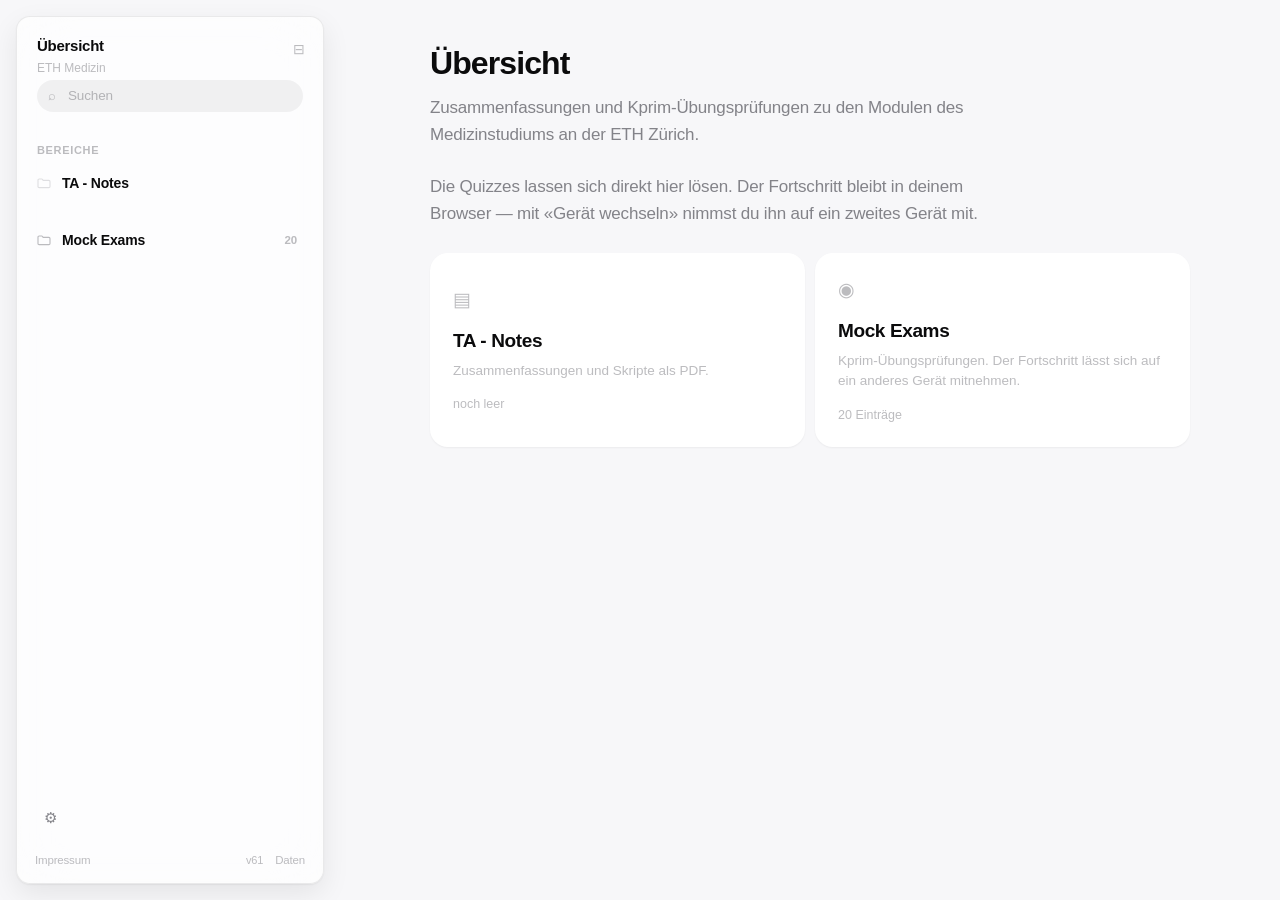
<file: index.html>
<!doctype html>
<html lang="de">
<head>
<meta charset="utf-8">
<meta name="viewport" content="width=device-width,initial-scale=1,viewport-fit=cover">
<meta name="color-scheme" content="light dark">
<meta name="theme-color" content="#f7f7f9" media="(prefers-color-scheme: light)">
<meta name="theme-color" content="#000000" media="(prefers-color-scheme: dark)">
<meta name="apple-mobile-web-app-capable" content="yes">
<meta name="apple-mobile-web-app-status-bar-style" content="black">
<title>Übungsprüfungen und Unterlagen</title>
<meta name="description" content="Zusammenfassungen und Kprim-Übungsprüfungen zu den Modulen des Medizinstudiums an der ETH Zürich.">
<link rel="manifest" href="manifest.json">
<link rel="icon" href="icon-192.png" type="image/png">
<link rel="apple-touch-icon" href="icon-192.png">
<link rel="canonical" href="https://akshneer.com/">

<!-- Vorschau beim Teilen in Nachrichten, Slack, WhatsApp -->
<meta property="og:type" content="website">
<meta property="og:site_name" content="Übungsprüfungen">
<meta property="og:title" content="Übungsprüfungen und Unterlagen">
<meta property="og:description" content="Zusammenfassungen und Kprim-Übungsprüfungen zu den Modulen des Medizinstudiums an der ETH Zürich.">
<meta property="og:image" content="https://akshneer.com/icon-512.png">
<meta property="og:url" content="https://akshneer.com/">
<meta property="og:locale" content="de_CH">
<meta name="twitter:card" content="summary">
<style>
/* ============================================================================
   Startseite.

   Links die Schiene mit den Abschnitten aus content/index.json, rechts der
   Inhalt des gewählten Ordners. Alles, was hier steht, liegt im Repository und
   ist für jeden sichtbar. Was nicht sichtbar ist: der gelöste Fortschritt —
   der bleibt im Browser des jeweiligen Besuchers.
   ========================================================================== */

:root{
  --bg:#000; --card:#141416; --card-2:#1d1d20; --raised:#2a2a2e;
  --hair:rgba(255,255,255,.08);
  --label:#f5f5f7; --label-2:rgba(235,235,245,.6); --label-3:rgba(235,235,245,.32);
  --blue:#0a84ff; --green:#30d158; --red:#ff453a; --orange:#ff9f0a;
  --mark:#ff9f0a;               /* Markierung beim Auswählen */
  --sans:-apple-system,BlinkMacSystemFont,"SF Pro Text","SF Pro Display",Inter,
         "Helvetica Neue",Helvetica,Arial,sans-serif;
  --rail-w:308px;
  --rail-gap:16px;              /* Abstand der Platte zum Fensterrand */
  --bar-h:54px;                 /* Höhe der Leiste auf dem Telefon */

  /* Federkurven. Nichts läuft gleichförmig: alles schwingt leicht über und
     pendelt sich ein, damit Bewegungen Gewicht haben statt zu rutschen. */
  --spring:cubic-bezier(.32,.72,0,1);
  --spring-soft:cubic-bezier(.34,1.4,.42,1);

  /* Durchscheinendes Material — der Inhalt schimmert verschwommen durch,
     statt hinter einer deckenden Fläche zu verschwinden. */
  --glass:rgba(22,22,24,.62);
  --glass-blur:saturate(180%) blur(28px);
  --lift:0 1px 2px rgba(0,0,0,.28),0 12px 32px rgba(0,0,0,.34);
  --lift-hi:0 2px 4px rgba(0,0,0,.3),0 20px 48px rgba(0,0,0,.44);
}
/* Helle Fassung. Die Marken bleiben dieselben, nur ihre Werte drehen sich —
   deshalb steht das Aussehen der ganzen Seite in diesen zwölf Zeilen. */
html[data-theme="light"]{
  --glass:rgba(255,255,255,.7);
  --lift:0 1px 2px rgba(0,0,0,.06),0 10px 28px rgba(0,0,0,.08);
  --lift-hi:0 2px 6px rgba(0,0,0,.08),0 18px 42px rgba(0,0,0,.12);
  --bg:#f7f7f9; --card:#ffffff; --card-2:#f2f2f5; --raised:#e8e8ec;
  --hair:rgba(0,0,0,.08);
  --label:#0b0b0c; --label-2:rgba(60,60,67,.62); --label-3:rgba(60,60,67,.34);
  --blue:#007aff; --green:#28a745; --red:#d70015; --orange:#c76b00;
  --mark:#d97706;
  color-scheme:light;
}
html[data-theme="light"] .rail{background:#fbfbfd}
html[data-theme="light"] .seg button:hover,
html[data-theme="light"] .chip:hover{background:rgba(0,0,0,.05)}
html[data-theme="light"] .search input{background:rgba(0,0,0,.05)}
html[data-theme="light"] .search input:hover{background:rgba(0,0,0,.075)}
html[data-theme="light"] .search input:focus{background:#fff;box-shadow:0 0 0 3.5px rgba(0,122,255,.22)}
html[data-theme="light"] .search .clr{background:rgba(0,0,0,.16)}
html[data-theme="light"] .progress{background:rgba(0,0,0,.09)}
html[data-theme="light"] .card{box-shadow:0 1px 2px rgba(0,0,0,.05)}
html[data-theme="light"] .tile{box-shadow:0 1px 2px rgba(0,0,0,.05)}
html[data-theme="light"] dialog{box-shadow:0 30px 80px rgba(0,0,0,.22)}
html[data-theme="light"] .railshow{background:rgba(0,0,0,.07)}
html[data-theme="light"] .btn.ghost{background:rgba(0,0,0,.07)}
html[data-theme="light"] .pick{background:var(--card-2)}
html[data-theme="light"] .qrow{background:var(--card-2)}
html[data-theme="light"] input,html[data-theme="light"] textarea{background:#fff}

*{box-sizing:border-box;-webkit-tap-highlight-color:transparent}
html{-webkit-text-size-adjust:100%;background:var(--bg);overflow-x:hidden}
body{margin:0;background:var(--bg);color:var(--label);font-family:var(--sans);
  font-size:16px;line-height:1.5;letter-spacing:-.011em;
  -webkit-font-smoothing:antialiased;-moz-osx-font-smoothing:grayscale}
::selection{background:rgba(10,132,255,.35)}
button,input{font:inherit;color:inherit}
button{border:0;background:transparent;cursor:pointer;padding:0}
a{color:inherit;text-decoration:none}
[hidden]{display:none!important}
/* Dezenter Fokushinweis. Kräftiges Blau sprang bei jedem Klick ins Auge,
   obwohl es nur für den Tastaturweg gedacht ist. */
:focus-visible{outline:1.5px solid color-mix(in srgb,var(--label) 26%,transparent);
  outline-offset:2px}

/* ============ Schiene ============ */
.rail{
  position:fixed;z-index:45;
  top:calc(var(--rail-gap) + env(safe-area-inset-top));
  left:var(--rail-gap);
  bottom:var(--rail-gap);
  width:var(--rail-w);
  display:flex;flex-direction:column;
  padding:18px 12px 12px;
  border:.5px solid var(--hair);
  border-radius:14px;
  background:var(--glass);
  -webkit-backdrop-filter:var(--glass-blur);
  backdrop-filter:var(--glass-blur);
  box-shadow:var(--lift);
}
html[data-theme="light"] .rail{background:var(--glass)}
.brand{padding:0 8px;margin-bottom:4px}
.brand b{display:block;font-size:15px;font-weight:700;letter-spacing:-.018em}
.brand span{display:block;font-size:12px;color:var(--label-3);font-weight:500;
  margin-top:2px;line-height:1.35}
.railtitle{font-size:11px;font-weight:600;letter-spacing:.06em;text-transform:uppercase;
  color:var(--label-3);padding:0 8px;margin:26px 0 8px}
.seg{display:flex;flex-direction:column;gap:1px;overflow-y:auto;min-height:0;
  padding-right:2px}
/* Zeile im Baum. Die Einrückung sitzt in einem eigenen Feld links, nicht im
   Innenabstand — dadurch bleibt die Trefferfläche über die volle Breite und
   die Namen stehen sauber untereinander. */
.seg button{
  position:relative;display:flex;align-items:center;gap:7px;width:100%;
  min-height:34px;padding:0 12px 0 4px;
  color:var(--label-2);font-size:14px;font-weight:450;letter-spacing:-.012em;
  border-radius:8px;text-align:left;
  transition:background .16s ease,color .16s ease}
.seg button:active{background:rgba(118,118,128,.26)}
.seg button:hover{background:rgba(118,118,128,.16);color:var(--label)}
.seg button[aria-selected="true"]{background:rgba(10,132,255,.16);color:var(--blue);font-weight:600}
.seg button.picked{background:color-mix(in srgb,var(--mark) 22%,transparent);
  color:var(--mark);font-weight:600}
.seg button.picked .cnt{color:var(--mark);opacity:.8}

/* Leiste über der Auswahl. Erscheint nur, solange etwas markiert ist. */
/* Die Leiste in der schmalen Schiene: Zähler in einer eigenen Zeile, darunter
   drei gleich breite Knöpfe. Nebeneinander brachen die Wörter vorher um und
   «Fertig» rutschte aus dem Bild. */
/* Eine Zeile. Label und drei Knöpfe untereinander liessen die Schiene
   zerrissen aussehen; Symbole statt Wörter passen nebeneinander. */
.selbar{display:flex;align-items:center;gap:1px;margin:0 0 8px;
  padding:4px 4px 4px 9px;border-radius:9px;
  background:rgba(10,132,255,.13);border:.5px solid rgba(10,132,255,.28)}
.selbar .n{flex:1;min-width:0;font-size:11.5px;font-weight:600;color:var(--blue);
  letter-spacing:-.005em;white-space:nowrap;overflow:hidden;text-overflow:ellipsis;
  font-variant-numeric:tabular-nums}
.selbar .row{display:flex;gap:1px;flex:none}
.selbar button{flex:none;width:28px;height:28px;display:grid;place-items:center;
  color:var(--blue);border-radius:7px;transition:background .15s ease}
.selbar button svg{width:15px;height:15px;display:block}
.selbar button:hover{background:rgba(10,132,255,.2)}
.selbar button.plain{color:var(--label-2)}
.selbar button.plain:hover{background:rgba(118,118,128,.2)}
.selbar button.danger{color:var(--red)}
.selbar button.danger:hover{background:rgba(255,69,58,.16)}

/* Auswahlmodus: die Karten bekommen ein Kästchen und reagieren auf den Klick
   mit Markieren statt mit Öffnen. */
.card.pickable{cursor:pointer}
.card.chosen{box-shadow:inset 0 0 0 2px var(--mark);
  background:color-mix(in srgb,var(--mark) 9%,transparent)}
.card .tick{flex:none;width:20px;height:20px;border-radius:50%;
  border:1.5px solid var(--label-3);display:grid;place-items:center;
  font-size:11px;color:transparent;margin-right:2px}
.card.chosen .tick{border-color:var(--mark);background:var(--mark);color:#fff}

/* Werkzeuge zur Auswahl: schweben oben rechts über allem, statt in der
   Schiene zu sitzen. Dort nahmen sie Platz weg und waren am Telefon hinter
   der Schublade unerreichbar. */
.pickbar{position:fixed;z-index:60;
  top:calc(var(--rail-gap) + env(safe-area-inset-top));
  right:var(--rail-gap);
  display:flex;align-items:center;gap:2px;
  padding:6px 6px 6px 14px;border-radius:14px;
  border:.5px solid color-mix(in srgb,var(--mark) 40%,transparent);
  background:var(--glass);
  -webkit-backdrop-filter:var(--glass-blur);backdrop-filter:var(--glass-blur);
  box-shadow:var(--lift-hi);
  animation:pickIn .3s var(--spring-soft)}
@keyframes pickIn{from{opacity:0;transform:translateY(-8px) scale(.96)}to{opacity:1;transform:none}}
.pickbar .n{margin-right:8px;font-size:13px;font-weight:600;color:var(--mark);
  white-space:nowrap;font-variant-numeric:tabular-nums}
.pickbar button{flex:none;height:32px;padding:0 11px;border-radius:9px;
  color:var(--label);font-size:13.5px;font-weight:500;letter-spacing:-.012em;
  white-space:nowrap;transition:background .15s ease,color .15s ease}
.pickbar button:hover{background:rgba(118,118,128,.24)}
.pickbar button:disabled{opacity:.35;cursor:default}
.pickbar button.danger{color:var(--red)}
.pickbar button.danger:hover{background:rgba(255,69,58,.16)}
.pickbar button.done{width:32px;padding:0;display:grid;place-items:center;color:var(--label-2)}
@media (max-width:860px){
  .pickbar{top:auto;bottom:calc(var(--rail-gap) + env(safe-area-inset-bottom));
    left:var(--rail-gap);right:var(--rail-gap);justify-content:center;
    padding:6px;animation:pickUp .3s var(--spring-soft)}
  .pickbar .n{margin:0 auto 0 8px}
}
@keyframes pickUp{from{opacity:0;transform:translateY(10px)}to{opacity:1;transform:none}}

/* Ablegen vom Schreibtisch */
.dropzone{position:fixed;inset:0;z-index:70;display:none;place-items:center;
  background:rgba(10,132,255,.14);
  -webkit-backdrop-filter:blur(8px);backdrop-filter:blur(8px)}
body.dropping .dropzone{display:grid}
.dropzone .inner{padding:34px 44px;border-radius:22px;
  border:2px dashed var(--blue);background:var(--card);
  font-size:17px;font-weight:600;letter-spacing:-.02em;text-align:center}
.dropzone .inner span{display:block;margin-top:6px;font-size:13.5px;
  font-weight:400;color:var(--label-2)}
.seg .nm{flex:1;min-width:0;overflow:hidden;text-overflow:ellipsis;white-space:nowrap}
/* Klapp-Pfeil links vom Namen. Wo es nichts zu klappen gibt, hält ein
   unsichtbarer Platzhalter die Namen trotzdem auf einer Fluchtlinie. */
/* Einrückungsfeld: pro Ebene ein fester Streifen mit einer feinen Führungslinie.
   Ohne sie verliert man bei drei Ebenen die Zuordnung. */
/* Die Greiffläche links: Einrückung plus Symbol. Alles rechts davon öffnet
   den Ordner. */
.seg .grip{flex:none;align-self:stretch;display:flex;align-items:center;
  border-radius:7px;margin:2px 0;transition:background .14s ease}
.seg .grip:not(.leaf){cursor:pointer}
.seg .grip:not(.leaf):hover{background:rgba(118,118,128,.24)}
.seg .grip:not(.leaf):active{background:rgba(118,118,128,.34)}

/* Statt eines abstrakten Strichs ein Ordnersymbol, das sich öffnet. Man
   sieht damit auf einen Blick, was Inhalt hat und was gerade offen ist. */
.seg .tw{flex:none;width:22px;height:22px;display:grid;place-items:center;
  color:var(--label-3);border-radius:6px;
  transition:background .15s ease,color .15s ease}
.seg .tw svg{width:16px;height:16px;display:block}
.seg .tw .shut{display:block}
.seg .tw .open{display:none}
.seg .tw .wedge{display:none}
.seg .tw.isopen .shut{display:none}
.seg .tw.isopen .open{display:block}
.seg .tw.leaf{opacity:.45}            /* zeigt: hier geht es nicht weiter */
.seg button.lv3 .tw.leaf{visibility:hidden}
.seg button[aria-selected="true"] .tw{color:var(--blue)}
.seg button.picked .tw{color:var(--mark)}

/* Die Ebenen unterscheiden sich durch Schrift, nicht durch Linien: oben
   kräftig, weiter unten leichter und kleiner. */
/* Alle Ordner gleich: dasselbe Symbol, dieselbe Stärke, dieselbe Grösse.
   Die Tiefe liest man an der Einrückung ab, nicht an der Schrift. */
.seg button.lv1,.seg button.lv2,.seg button.lv3{
  font-size:14px;font-weight:500;color:var(--label-2)}



.seg button.sect{font-weight:600;font-size:14px;color:var(--label)}
/* Auch Bereiche tragen das Ordnersymbol — ein Winkel oben und ein Ordner
   darunter sahen nach zwei verschiedenen Dingen aus. */

/* Zustand schlägt Ebene: die Regeln stehen bewusst nach den Ebenenregeln,
   sonst gewännen die bei gleicher Spezifität. */
.seg button[aria-selected="true"]{color:var(--blue);font-weight:600}
.seg button.picked{color:var(--mark);font-weight:600}
.seg .cnt{margin-left:auto;padding-left:10px;font-size:11.5px;font-weight:600;
  color:var(--label-3);font-variant-numeric:tabular-nums}
.seg button[aria-selected="true"] .cnt{color:var(--blue);opacity:.85}
/* Vier Stufen, die man auseinanderhält: Bereich, Hauptordner, Unterordner,
   alles darunter. Unterschieden über Gewicht, Grösse, Farbe und
   Symbolgrösse — nicht nur über die Einrückung. */
.seg .sect{margin-top:22px}
.seg .sect:first-child{margin-top:0}
.seg .cnt{font-variant-numeric:tabular-nums}
.railfoot{margin-top:auto;padding-top:18px}
.mini{padding:0 8px 12px}
.mini .lab{font-size:11.5px;color:var(--label-3);font-weight:500;display:flex;
  justify-content:space-between;margin-bottom:7px;font-variant-numeric:tabular-nums}
.progress{height:4px;border-radius:3px;background:rgba(255,255,255,.08);overflow:hidden}
.progress-fill{height:100%;width:0;background:var(--blue);border-radius:3px;transition:width .35s ease}
/* Nur noch eine Zeile: ein Zahnrad für alles, was Einstellung ist, und für
   Angemeldete ein Plus. Sechs gleich aussehende Zeilen für sechs sehr
   verschiedene Dinge waren der Grund, warum hier nichts hervorstach. */
.tools{display:flex;gap:6px;padding:0 4px}
.tool{position:relative;width:34px;height:34px;border-radius:9px;
  display:grid;place-items:center;color:var(--label-2);font-size:15px;
  transition:background .15s ease,color .15s ease}
.tool:hover{background:rgba(118,118,128,.2);color:var(--label)}
.tool.on{color:var(--blue);background:rgba(10,132,255,.16)}
.tool .lamp{position:absolute;top:5px;right:5px;width:6px;height:6px;margin:0}
.chip{display:flex;align-items:center;gap:8px;width:100%;color:var(--label-2);
  font-size:13.5px;font-weight:500;padding:8px 10px;border-radius:9px;
  text-align:left;transition:background .16s ease,color .16s ease,transform .18s var(--spring-soft)}
.chip:active{transform:scale(.975);transition-duration:.08s}
.chip:hover{background:rgba(118,118,128,.16);color:var(--label)}
.lamp{width:7px;height:7px;border-radius:50%;background:transparent;margin-left:auto;flex:none}
.lamp.ok{background:var(--green)}

/* ============ Bühne ============ */
main{margin-left:calc(var(--rail-w) + var(--rail-gap)*2);padding:46px 28px 80px}
main > article{max-width:760px;margin:0 auto;min-width:0}
.crumb{font-size:13px;font-weight:600;color:var(--blue);margin-bottom:10px;
  display:inline-flex;align-items:center;gap:4px}
h1{font-size:32px;font-weight:700;letter-spacing:-.028em;line-height:1.1;margin:0}
.titlerow{display:flex;align-items:center;flex-wrap:wrap;gap:8px}
.titlerow h1{margin-right:6px}
/* Zwei beschriftete Knöpfe statt zweier Kreise: bei Symbolen allein muss man
   raten, welcher welcher ist. */
/* Nur Symbole. Gezeichnet statt getippt, weil Textzeichen wie ＋ und ↑ je
   nach Schrift unterschiedlich gross und schief sitzen. */
.addpill{flex:none;display:grid;place-items:center;
  width:36px;height:36px;border-radius:50%;
  color:var(--blue);background:rgba(10,132,255,.14);
  transition:background .15s ease,transform .18s var(--spring-soft)}
.addpill svg{width:20px;height:20px;display:block}
.addpill:hover{background:rgba(10,132,255,.24)}
.addpill:active{transform:scale(.92)}
/* Andere Form, andere Farbe: die beiden sollen sich nicht ähneln. */
.addpill--file{color:var(--label-2);background:rgba(118,118,128,.18)}
.addpill--file:hover{background:rgba(118,118,128,.3);color:var(--label)}
.addpill--more{color:var(--label-2);background:rgba(118,118,128,.18)}
.addpill--more:hover{background:rgba(118,118,128,.3);color:var(--label)}
.addpill--edit{color:var(--label-2);background:rgba(118,118,128,.18)}
.addpill--edit:hover{background:rgba(118,118,128,.3);color:var(--label)}
.addpill--edit.on{color:#fff;background:var(--blue)}

/* Auswahlleiste in der Bühne — dort, wo die Karten liegen. In der Schiene
   allein wäre sie am Telefon hinter der Schublade unerreichbar. */
.stagebar{display:flex;align-items:center;gap:8px;flex-wrap:wrap;
  margin:0 0 12px;padding:10px 12px;border-radius:12px;
  background:rgba(10,132,255,.12);border:.5px solid rgba(10,132,255,.28)}
.stagebar .n{flex:1;min-width:120px;font-size:13.5px;font-weight:600;color:var(--blue)}
.stagebar button{font-size:13.5px;font-weight:600;color:var(--blue);
  padding:6px 10px;border-radius:8px;transition:background .15s ease}
.stagebar button:hover{background:rgba(10,132,255,.18)}
.stagebar button.danger{color:var(--red)}
.stagebar button.danger:hover{background:rgba(255,69,58,.16)}
.stagebar button.plain{color:var(--label-2)}
.clipbar{background:rgba(118,118,128,.14);border-color:var(--hair)}
.clipbar .n{color:var(--label-2)}
.clipbar button{color:var(--blue)}
.clipbar button:hover{background:rgba(10,132,255,.16)}
.tool svg{width:18px;height:18px;display:block}
.sub{font-size:14px;color:var(--label-3);margin-top:6px;max-width:56ch}
.sectitle{font-size:11px;font-weight:600;letter-spacing:.06em;text-transform:uppercase;
  color:var(--label-3);margin:34px 0 10px}

/* ============ Fortsetzen als Kachelfeld ============
   Statt einer breiten Karte für genau eine Prüfung: quadratische Kacheln wie
   Widgets, mehrere nebeneinander. Der Ring zeigt den Anteil, ohne dass man
   eine Zahl lesen muss. */

.resumehead{display:flex;align-items:center;gap:10px;margin:26px 0 10px}
.resumehead .lbl{font-size:11px;font-weight:600;letter-spacing:.06em;
  text-transform:uppercase;color:var(--label-3)}
.resumehead .act{margin-left:auto;color:var(--label-3);font-size:12.5px;
  font-weight:500;padding:4px 8px;border-radius:7px;
  transition:background .15s ease,color .15s ease}
.resumehead .act:hover{background:rgba(118,118,128,.18);color:var(--label)}

.tilegrid{display:grid;gap:10px;margin-bottom:30px;
  grid-template-columns:repeat(auto-fill,minmax(168px,1fr))}

.wtile{position:relative;display:flex;flex-direction:column;
  aspect-ratio:1;min-width:0;padding:16px;
  border:.5px solid var(--hair);border-radius:22px;
  background:var(--card);color:inherit;text-align:left;
  transition:transform .24s var(--spring-soft),box-shadow .24s var(--spring),
             border-color .16s ease}
.wtile:hover{transform:translateY(-3px);box-shadow:var(--lift-hi);
  border-color:rgba(10,132,255,.4)}
.wtile:active{transform:translateY(-1px) scale(.99);transition-duration:.09s}
.wtile h3{margin:0;font-size:16px;font-weight:600;letter-spacing:-.018em;
  line-height:1.3;
  display:-webkit-box;-webkit-line-clamp:4;-webkit-box-orient:vertical;overflow:hidden}
.wtile .foot{margin-top:auto;display:flex;align-items:flex-end;gap:10px}
.wtile .meta{flex:1;min-width:0;font-size:12px;color:var(--label-3);
  letter-spacing:-.005em;font-variant-numeric:tabular-nums}
.wtile .meta b{display:block;color:var(--label-2);font-weight:500;font-size:12.5px}

/* Ring: zwei Kreise übereinander, der obere wird über die Strichlücke
   aufgezogen. Kein Bild, keine Bibliothek. */
.ring{flex:none;width:46px;height:46px;transform:rotate(-90deg)}
.ring circle{fill:none;stroke-width:4.5;stroke-linecap:round}
.ring .bg{stroke:var(--fill-strong,rgba(118,118,128,.22))}
.ring .fg{stroke:var(--blue);transition:stroke-dashoffset .5s var(--spring)}
.wtile.done .ring .fg{stroke:var(--green)}
.ringwrap{position:relative;flex:none;width:46px;height:46px}
.ringwrap span{position:absolute;inset:0;display:grid;place-items:center;
  font-size:13px;font-weight:600;color:var(--label-2);
  font-variant-numeric:tabular-nums;letter-spacing:-.04em}
.ringwrap span::after{content:"%";font-size:9px;font-weight:600;
  color:var(--label-3);margin-left:1px;align-self:center}
.ringwrap span{display:flex;align-items:center;justify-content:center}

.wtile .off{position:absolute;top:8px;right:8px;width:26px;height:26px;
  border-radius:50%;display:grid;place-items:center;
  color:var(--label-3);font-size:11px;opacity:0;
  transition:opacity .15s ease,background .15s ease,color .15s ease}
.wtile:hover .off{opacity:1}
.wtile .off:hover{background:rgba(118,118,128,.24);color:var(--label)}
@media (hover:none){ .wtile .off{opacity:1} }

.cards{display:grid;grid-template-columns:minmax(0,1fr);gap:8px;min-width:0}
.card{display:flex;align-items:center;gap:12px;background:var(--card);
  border:.5px solid transparent;border-radius:14px;padding:15px 16px;
  min-width:0;text-align:left;
  transform:translateZ(0);
  transition:transform .22s var(--spring-soft),box-shadow .22s var(--spring),
             background .16s ease,border-color .16s ease}
/* Zwei Pixel Hub und ein Schatten — der Unterschied zwischen Bild und
   Oberfläche liegt genau hier, nicht in grösseren Effekten. */
.card:hover{background:var(--card-2);transform:translateY(-2px);
  box-shadow:var(--lift);border-color:var(--hair)}
.card:active{transform:translateY(0) scale(.994);box-shadow:none;
  transition-duration:.09s}
.card .ico{flex:none;width:24px;height:24px;display:grid;place-items:center;
  color:var(--label-3)}
.card .ico svg{width:20px;height:20px;display:block}
/* Ordner tragen kräftiger auf als einzelne Dateien — man sucht meist den
   Ordner und liest die Datei erst danach. */
.card[data-kind="folder"] h3{font-weight:600}
.card[data-kind="folder"] .ico{color:var(--label-2)}
.card[data-kind="pdf"] h3,.card[data-kind="quiz"] h3{font-weight:450}
.card .body{flex:1 1 0;min-width:0;max-width:100%;text-align:left}
.card h3{font-size:16.5px;font-weight:600;letter-spacing:-.016em;margin:0;line-height:1.3;
  overflow:hidden;text-overflow:ellipsis;white-space:nowrap}
.card h3,.card .meta{display:block;max-width:100%}
.card .meta{font-size:13px;color:var(--label-3);margin-top:3px;
  overflow:hidden;text-overflow:ellipsis;white-space:nowrap}
.card .body,.card .foot{display:block;max-width:100%}
.card .foot{display:flex}
.resume h2,.resume .where{overflow-wrap:break-word}
.card .foot{display:flex;align-items:center;gap:10px;margin-top:11px;min-width:0}
.card .foot .progress{flex:1;max-width:200px}
.card .stat{font-size:12px;color:var(--label-3);font-variant-numeric:tabular-nums}
.card .stat.done{color:var(--green)}
.chev{flex:none;color:var(--label-3);font-size:17px}

.empty{background:var(--card);border-radius:14px;padding:26px 20px;text-align:center}
.empty b{display:block;font-size:16px;font-weight:600;margin-bottom:5px}
.empty p{margin:0;font-size:14px;color:var(--label-3);line-height:1.5}

/* ============ Suche ============ */
/* Runde Kapsel wie in den Systemprogrammen: gefüllte Fläche ohne Rahmen,
   beim Tippen leicht heller, im Fokus ein weicher Ring statt einer Kante. */
.search{position:relative;margin:0 8px 4px}
.search input{
  width:100%;height:32px;padding:0 30px 0 31px;
  border:0;border-radius:999px;
  background:rgba(118,118,128,.16);
  color:var(--label);font-size:13.5px;font-family:var(--sans);
  letter-spacing:-.011em;
  transition:background .18s ease,box-shadow .18s ease}
.search input::placeholder{color:var(--label-3)}
.search input::-webkit-search-decoration,
.search input::-webkit-search-cancel-button{-webkit-appearance:none}
.search input:hover{background:rgba(118,118,128,.22)}
.search input:focus{
  outline:none;background:rgba(118,118,128,.26);
  box-shadow:0 0 0 3.5px rgba(10,132,255,.28)}
.search .mag{position:absolute;left:11px;top:50%;transform:translateY(-50%);
  color:var(--label-3);font-size:13px;pointer-events:none;transition:color .18s}
.search input:focus ~ .mag{color:var(--label-2)}
.search .clr{position:absolute;right:5px;top:50%;transform:translateY(-50%) scale(.7);
  width:22px;height:22px;border-radius:50%;color:var(--label-3);font-size:10px;
  opacity:0;pointer-events:none;display:grid;place-items:center;
  background:rgba(118,118,128,.35);
  transition:opacity .15s ease,transform .15s ease}
.search.has .clr{opacity:1;pointer-events:auto;transform:translateY(-50%) scale(1)}
.search .clr:hover{background:rgba(118,118,128,.55);color:var(--label)}

/* ============ Schiene ein- und ausklappen ============ */
.railtoggle{position:absolute;top:calc(18px + env(safe-area-inset-top));right:10px;
  width:28px;height:28px;border-radius:7px;display:grid;place-items:center;
  color:var(--label-3);font-size:14px;transition:.15s}
.railtoggle:hover{background:rgba(118,118,128,.2);color:var(--label)}
.rail{transition:transform .42s var(--spring),opacity .28s ease}
main{transition:margin-left .42s var(--spring)}
body.rail-off .rail{transform:translateX(calc(-100% - var(--rail-gap)*2));opacity:0}
body.rail-off main{margin-left:0}
.railshow{position:fixed;top:calc(16px + env(safe-area-inset-top));left:14px;z-index:46;
  width:32px;height:32px;border-radius:9px;display:none;place-items:center;
  color:var(--label-2);background:rgba(118,118,128,.2);font-size:15px;
  -webkit-backdrop-filter:blur(20px);backdrop-filter:blur(20px)}
.railshow:hover{color:var(--label);background:rgba(118,118,128,.32)}
body.rail-off .railshow{display:grid}

/* ============ Ziehen und Ablegen ============ */
.card[draggable="true"],.seg button[draggable="true"]{cursor:grab}
.dragging{opacity:.4}
.card.into{box-shadow:inset 0 0 0 2px var(--blue);background:rgba(10,132,255,.1)}
.seg button.into{box-shadow:inset 0 0 0 2px var(--blue)}
.hintline{font-size:12.5px;color:var(--label-3);margin:0 0 10px}
.grouphead{font-size:11px;font-weight:600;letter-spacing:.06em;text-transform:uppercase;
  color:var(--label-3);margin:22px 0 8px}
.grouphead:first-child{margin-top:0}

/* ============ Startseite ============ */
.hero{margin-bottom:8px}
#lead{font-size:17px;line-height:1.55;color:var(--label-2);
  margin:14px 0 26px;max-width:62ch;white-space:pre-line}
.hero .lead:empty{display:none}
.tiles{display:grid;grid-template-columns:repeat(auto-fit,minmax(260px,1fr));gap:10px}
.tile{display:block;width:100%;background:var(--card);
  border:.5px solid transparent;border-radius:18px;padding:22px;
  min-width:0;text-align:left;color:inherit;
  transition:transform .26s var(--spring-soft),box-shadow .26s var(--spring),
             background .16s ease,border-color .16s ease}
.tile:hover{background:var(--card-2);transform:translateY(-3px);
  box-shadow:var(--lift-hi);border-color:var(--hair)}
.tile:active{transform:translateY(-1px) scale(.995);transition-duration:.09s}
.tile .ti{font-size:19px;color:var(--label-3);margin-bottom:12px}
.tile h3{margin:0;font-size:19px;font-weight:600;letter-spacing:-.02em}
.tile p{margin:6px 0 0;font-size:13.5px;color:var(--label-3);line-height:1.5}
.tile .n{margin-top:14px;font-size:12.5px;color:var(--label-3);
  font-variant-numeric:tabular-nums}

/* ============ Fusszeile und Rechtliches ============ */
.railfoot .legal{display:flex;gap:12px;padding:14px 6px 2px;flex-wrap:wrap}
.railfoot .legal a{font-size:11.5px;color:var(--label-3);transition:color .15s}
.railfoot .legal a:hover{color:var(--label-2)}
.railfoot .legal .ver{margin-left:auto;font-size:11px;color:var(--label-3);
  font-variant-numeric:tabular-nums}
.brandlink{display:block;width:100%;text-align:left;padding:0 8px;
  border-radius:8px;transition:background .15s}
.brandlink:hover{background:rgba(118,118,128,.14)}
.prose{max-width:62ch}
.prose h2{font-size:19px;font-weight:600;letter-spacing:-.02em;margin:30px 0 8px}
.prose h2:first-child{margin-top:0}
.prose p{margin:0 0 12px;font-size:15.5px;line-height:1.6;color:var(--label-2)}
.prose a{color:var(--blue)}
.prose ul{margin:0 0 12px;padding-left:20px;color:var(--label-2);
  font-size:15.5px;line-height:1.6}
.prose li{margin-bottom:5px}
.prose .small{font-size:13.5px;color:var(--label-3)}

/* ============ Auswahlmenüs statt Ordnerkarten ============ */
.picker{display:flex;flex-wrap:wrap;gap:10px;margin:0 0 22px}
.pickfield{display:flex;flex-direction:column;gap:5px;min-width:0;flex:1 1 190px}
.pickfield span{font-size:11px;font-weight:600;letter-spacing:.06em;
  text-transform:uppercase;color:var(--label-3)}
.pickfield select{
  appearance:none;-webkit-appearance:none;
  width:100%;min-height:42px;padding:0 34px 0 14px;
  border:.5px solid var(--hair);border-radius:12px;
  background:var(--card);color:var(--label);
  font-family:var(--sans);font-size:15.5px;font-weight:500;letter-spacing:-.015em;
  background-image:url("data:image/svg+xml;utf8,<svg xmlns='http://www.w3.org/2000/svg' viewBox='0 0 24 24' fill='none' stroke='%238a8a8f' stroke-width='2' stroke-linecap='round' stroke-linejoin='round'><path d='M6 9l6 6 6-6'/></svg>");
  background-repeat:no-repeat;background-position:right 11px center;background-size:17px;
  transition:border-color .15s ease,background-color .15s ease}
.pickfield select:hover{background-color:var(--card-2)}
.pickfield select:focus{outline:none;border-color:var(--blue);
  box-shadow:0 0 0 3.5px color-mix(in srgb,var(--blue) 22%,transparent)}
.pickfield select:disabled{opacity:.45}

/* ============ Verwaltung ============ */
.rowbtn{flex:none;width:34px;height:34px;border-radius:50%;color:var(--label-3);
  font-size:13px;letter-spacing:.04em;transition:.15s}
.rowbtn:hover{background:rgba(118,118,128,.2);color:var(--label)}
.seg .kebab{flex:none;width:20px;text-align:center;color:var(--label-3);font-size:11px;
  letter-spacing:.04em;opacity:0;transition:opacity .15s}
.seg button:hover .kebab,.seg button[aria-selected="true"] .kebab{opacity:1}
.drop{border:1.5px dashed var(--hair);border-radius:14px;padding:26px 18px;
  text-align:center;color:var(--label-3);font-size:14px;transition:.15s}
.drop.over{border-color:var(--blue);color:var(--blue);background:rgba(10,132,255,.07)}
.queue{display:grid;gap:6px}
.qrow{display:flex;align-items:center;gap:10px;background:var(--card-2);
  border-radius:10px;padding:9px 11px;min-width:0}
.qrow .qi{flex:none;color:var(--label-3);font-size:13px;width:18px;text-align:center}
.qcol{flex:1;min-width:0;display:flex;flex-direction:column;gap:1px}
.qrow input{width:100%;min-width:0;background:transparent;border:0;border-radius:0;
  padding:2px 0;font-size:14.5px;font-family:var(--sans);letter-spacing:-.012em}
.qf{font-size:11.5px;color:var(--label-3);overflow:hidden;text-overflow:ellipsis;
  white-space:nowrap;font-family:ui-monospace,SFMono-Regular,Menlo,monospace}
.qrow .qm{flex:none;font-size:12px;color:var(--label-3);white-space:nowrap}
.qrow .qx{flex:none;color:var(--label-3);font-size:15px;width:22px}
.qrow.bad{background:rgba(255,69,58,.12)}
.qrow.bad .qm{color:var(--red)}
.busy{opacity:.5;pointer-events:none}
.pick{display:flex;align-items:center;gap:10px;width:100%;padding:12px 14px;
  border-radius:11px;background:var(--card-2);text-align:left;font-size:15px;
  letter-spacing:-.012em;
  transition:background .15s ease,transform .18s var(--spring-soft)}
.pick:hover{background:var(--raised)}
.pick:active{transform:scale(.985);transition-duration:.08s}
.pick.danger{color:var(--red)}

/* ============ Blatt ============ */
dialog{width:min(440px,calc(100vw - 28px));padding:0;border:.5px solid var(--hair);
  border-radius:20px;background:var(--card);color:var(--label);
  box-shadow:0 40px 100px rgba(0,0,0,.7)}
dialog[open]{animation:sheetIn .34s var(--spring-soft)}
@keyframes sheetIn{
  from{opacity:0;transform:translateY(14px) scale(.97)}
  to{opacity:1;transform:none}
}
dialog::backdrop{background:rgba(0,0,0,.6);-webkit-backdrop-filter:blur(4px);backdrop-filter:blur(4px)}

/* Kopfzeile mit Zurück, damit Untermenüs im Blatt bleiben statt es zu
   ersetzen. */
.sheet-head{position:relative;display:flex;align-items:center;
  min-height:52px;padding:0 52px;
  font-size:16.5px;font-weight:600;letter-spacing:-.02em;
  justify-content:center;text-align:center;
  border-bottom:.5px solid var(--separator,var(--hair))}
.sheet-back{position:absolute;left:8px;top:50%;transform:translateY(-50%);
  width:36px;height:36px;border-radius:50%;display:none;place-items:center;
  color:var(--blue);font-size:19px}
.sheet-back.on{display:grid}
.sheet-back:active{background:rgba(118,118,128,.2)}
.sheet-body{padding:14px;display:grid;gap:14px;max-height:64vh;overflow-y:auto}
.sheet-foot{padding:0 14px 14px}

/* Zeilenliste im Blatt: eine Fläche, Zeilen durch Haarlinien getrennt —
   keine einzeln schwebenden Knöpfe. */
.rows{border-radius:12px;background:var(--card-2);overflow:hidden}
.rows .r{position:relative;display:flex;align-items:center;gap:10px;
  width:100%;min-height:48px;padding:11px 14px;
  color:var(--label);text-align:left;font-size:15.5px;letter-spacing:-.015em;
  transition:background .12s ease}
.rows .r + .r::before{content:"";position:absolute;top:0;left:14px;right:0;
  height:.5px;background:var(--hair)}
.rows .r:active{background:rgba(118,118,128,.22)}
/* Kein Ring. Wer mit der Tastatur durchgeht, sieht die Zeile leicht gefüllt —
   das reicht zur Orientierung und stört beim Tippen niemanden. */
.rows .r:focus{outline:none}
.rows .r:focus-visible{outline:none;background:rgba(118,118,128,.16)}
.rows .r .lab{flex:1;min-width:0}
.rows .r .val{flex:none;color:var(--label-2);font-size:14.5px;
  max-width:52%;overflow:hidden;text-overflow:ellipsis;white-space:nowrap}
.rows .r .chev{flex:none;color:var(--label-3);font-size:16px}
.rows .r .tickmark{flex:none;color:var(--blue);font-size:15px;width:16px;text-align:center}
.rows .r.on .lab{color:var(--blue)}
.rows .r.danger .lab{color:var(--red)}
.rowgroup{display:grid;gap:7px}
.rowgroup > .cap{padding:0 14px;font-size:11.5px;font-weight:600;
  letter-spacing:.06em;text-transform:uppercase;color:var(--label-3)}

/* Auf dem Telefon von unten, wo der Daumen ist. */
@media (max-width:860px){
  dialog{width:100vw!important;max-width:none!important;margin:0;position:fixed;
    left:0;right:0;bottom:0;top:auto;
    border-radius:20px 20px 0 0;border-left:0;border-right:0;border-bottom:0;
    padding-bottom:env(safe-area-inset-bottom)}
  dialog[open]{animation:sheetUp .34s var(--spring-soft)}
  @keyframes sheetUp{from{transform:translateY(100%)}to{transform:none}}
  .sheet-body{max-height:60vh}
}
.btn{display:block;width:100%;background:var(--blue);color:#fff;border-radius:100px;
  padding:12px 24px;font-size:15.5px;font-weight:600;letter-spacing:-.012em;
  text-align:center;
  transition:transform .2s var(--spring-soft),opacity .15s ease,background .15s ease}
.btn:hover{opacity:.9;transform:translateY(-1px)}
.btn:active{transform:scale(.97);transition-duration:.08s}
.btn.ghost{background:rgba(118,118,128,.24);color:var(--label)}
.hint{font-size:13.5px;color:var(--label-3);line-height:1.5}
.code{display:block;padding:14px;border-radius:12px;background:#000;
  border:.5px solid var(--hair);text-align:center;
  font-family:ui-monospace,SFMono-Regular,Menlo,monospace;font-size:17px;
  letter-spacing:.08em;word-break:break-all;color:var(--label)}
input[type=text]{width:100%;padding:11px 13px;border:.5px solid var(--hair);
  border-radius:10px;background:#000;font-size:15px;
  font-family:ui-monospace,SFMono-Regular,Menlo,monospace;letter-spacing:.04em}
.note{padding:11px 13px;border-radius:10px;font-size:13.5px;line-height:1.45}
.note.ok{background:rgba(48,209,88,.14);color:var(--green)}
.note.bad{background:rgba(255,69,58,.14);color:var(--red)}

/* ============ Bewegung ============
   Eine gemeinsame Kurve für alles: schnell los, weich aus. Das ist die
   Federung, die Fenster und Blätter in den Systemprogrammen benutzen.

   Die Einzugsbewegung läuft nur bei einem echten Ortswechsel — sonst würde
   jeder Abgleich im Hintergrund die halbe Seite neu einfliegen lassen.
   ================================================== */
:root{
  --spring:cubic-bezier(.32,.72,0,1);
  --quick:cubic-bezier(.25,.46,.45,.94);
}

@keyframes rise{
  from{opacity:0;transform:translateY(10px) scale(.985)}
  to{opacity:1;transform:none}
}
@keyframes settle{
  from{opacity:0;transform:translateY(6px)}
  to{opacity:1;transform:none}
}
@keyframes sheetIn{
  from{opacity:0;transform:translateY(14px) scale(.96)}
  to{opacity:1;transform:none}
}
@keyframes fadeIn{ from{opacity:0} to{opacity:1} }

/* Gestaffelter Einzug: jede Karte startet 34ms nach der vorigen. */
.enter > .card,
.enter > .tiles > .tile,
.enter > .resume,
.enter > .prose,
.enter > .grouphead{
  animation:rise .42s var(--spring) backwards;
  animation-delay:calc(var(--i,0) * 34ms);
}
.enter-head h1,.enter-head .sub,.enter-head #lead,.enter-head .crumb{
  animation:settle .38s var(--spring) backwards}
.enter-head .sub{animation-delay:40ms}
.enter-head #lead{animation-delay:60ms}

/* Karten heben sich beim Überfahren leicht an und geben beim Tippen nach. */
.card,.tile{
  transition:background .18s var(--quick),
             transform .22s var(--spring),
             box-shadow .22s var(--quick);
  will-change:transform}
@media (hover:hover){
  .card:hover,.tile:hover{transform:translateY(-2px)}
  .card:hover{box-shadow:0 10px 26px rgba(0,0,0,.28)}
  .tile:hover{box-shadow:0 14px 34px rgba(0,0,0,.32)}
  html[data-theme="light"] .card:hover{box-shadow:0 8px 22px rgba(0,0,0,.09)}
  html[data-theme="light"] .tile:hover{box-shadow:0 12px 30px rgba(0,0,0,.1)}
  .resume:hover{transform:translateY(-2px)}
}
.card:active,.tile:active{transform:scale(.988);transition-duration:.09s}
.resume{transition:transform .22s var(--spring),border-color .18s var(--quick)}
.resume:active{transform:scale(.992)}

/* Der Balken wächst in seine Länge, statt fertig dazustehen. */
.progress-fill{transition:width .6s var(--spring)}

/* Blatt und Verdunklung */
dialog{animation:sheetIn .34s var(--spring)}
dialog::backdrop{animation:fadeIn .24s var(--quick)}
.pick,.btn,.chip,.seg button,.linkbtn,.mb-btn{transition:background .16s var(--quick),
  color .16s var(--quick),transform .16s var(--spring)}
.pick:active,.btn:active{transform:scale(.985)}

/* Klapp-Pfeil und Suchfeld schwingen mit derselben Kurve. */
.seg .tw{transition:transform .24s var(--spring),background .15s,color .15s}
.search input{transition:background .18s var(--quick),box-shadow .22s var(--spring)}

@media (prefers-reduced-motion:reduce){
  .enter > *,.enter-head *{animation:none!important}
  *{transition-duration:.01ms!important;animation-duration:.01ms!important}
}

/* ============ Handy-Leiste ============ */
.mobilebar{display:none;position:sticky;top:0;z-index:44;
  align-items:center;gap:6px;padding:8px 10px;
  padding-top:calc(8px + env(safe-area-inset-top));
  background:transparent;border-bottom:.5px solid transparent;
  transition:background .22s ease,border-color .22s ease,
             -webkit-backdrop-filter .22s ease,backdrop-filter .22s ease}
/* Erst wenn Inhalt darunter durchläuft, bekommt die Leiste Material und
   Trennlinie. Oben steht sie unsichtbar über der Seite. */
body.scrolled .mobilebar{
  background:var(--glass);border-bottom-color:var(--hair);
  -webkit-backdrop-filter:var(--glass-blur);
  backdrop-filter:var(--glass-blur)}
.mb-btn{width:38px;height:38px;flex:none;border-radius:9px;display:grid;place-items:center;
  color:var(--label-2);font-size:17px;transition:.15s}
.mb-btn:active{background:rgba(118,118,128,.24)}
.mb-title{flex:1;min-width:0;text-align:center;font-size:16px;font-weight:600;
  letter-spacing:-.02em;overflow:hidden;text-overflow:ellipsis;white-space:nowrap}
.mb-btn svg{width:19px;height:19px;display:block}

/* Suchen am Telefon: die Lupe klappt die Leiste zu einem Feld auf. In der
   Schublade wäre die Suche zwei Tipps entfernt und beim Tippen verdeckt. */
.mb-search{display:none;flex:1;min-width:0;align-items:center;gap:8px}
body.searching .mb-search{display:flex}
body.searching .mb-title,
body.searching #mbSearch,
body.searching #mbSettings,
body.searching #drawerBtn{display:none}
.mb-search input{flex:1;min-width:0;height:34px;padding:0 12px;
  border:0;border-radius:999px;background:rgba(118,118,128,.2);
  color:var(--label);font-family:var(--sans);font-size:15px;letter-spacing:-.012em}
.mb-search input::-webkit-search-decoration,
.mb-search input::-webkit-search-cancel-button{-webkit-appearance:none}
.mb-search button{flex:none;padding:0 4px;color:var(--blue);
  font-size:15px;font-weight:500}
.scrim{position:fixed;inset:0;z-index:44;background:rgba(0,0,0,.42);
  opacity:0;pointer-events:none;
  -webkit-backdrop-filter:blur(2px);backdrop-filter:blur(2px);
  transition:opacity .32s var(--spring)}

/* ============ schmal ============ */
@media (max-width:860px){
  /* Auf dem Telefon fährt die Schiene von oben herunter, aus der Leiste
     heraus — wie das Auswahlfeld auf Apples Seite. Das passt zum Daumen:
     die Hand liegt unten, der Blick geht nach oben, und der Inhalt bleibt
     an seinem Platz statt seitlich wegzurutschen. */
  .mobilebar{display:flex}
  .railtoggle,.railshow{display:none!important}
  .brand{display:none}          /* der Titel steht schon in der Leiste */
  .search{display:none}         /* die Suche sitzt in der Leiste */
  .rail .railfoot{margin-top:auto}   /* Rechtliches an den unteren Rand */

  .rail{
    top:calc(env(safe-area-inset-top) + var(--bar-h));
    left:var(--rail-gap); right:var(--rail-gap);
    bottom:auto; width:auto; max-width:none;
    /* Untergrenze, damit das Blatt bei wenigen Ordnern nicht als schmaler
       Streifen erscheint, und Obergrenze, damit darunter noch etwas zu
       sehen bleibt. */
    min-height:min(62dvh,560px);
    max-height:min(84dvh,740px);
    padding:14px 12px 12px;
    border-radius:18px;
    transform:translateY(calc(-100% - var(--bar-h) - var(--rail-gap)));
    opacity:0;
    overflow-y:auto;
    box-shadow:var(--lift-hi);
    transition:transform .46s var(--spring),opacity .24s ease}
  body.drawer .rail{transform:none;opacity:1}
  body.drawer .scrim{opacity:1;pointer-events:auto}
  body.drawer{overflow:hidden}
  body.rail-off .rail{transform:translateY(calc(-100% - var(--bar-h) - var(--rail-gap)))}

  /* Der Verdunkelungsschleier beginnt unter der Leiste, damit sie bedienbar
     bleibt und man das Schliesskreuz noch trifft. */
  .scrim{top:calc(env(safe-area-inset-top) + var(--bar-h))}

  /* Das Hamburger-Zeichen wird beim Öffnen zum Kreuz. */
  #drawerBtn{font-size:19px;transition:transform .3s var(--spring)}
  body.drawer #drawerBtn{transform:rotate(90deg)}

  /* Im Blatt scrollt die ganze Spalte. Die Fusszeile darf deshalb nicht mehr
     an den unteren Rand geheftet sein — sonst steht sie über dem Baum, statt
     ihm zu folgen. */
  /* Der Baum muss seine volle Höhe einnehmen dürfen. Als Flex-Element mit
     min-height:0 blieb sein Kasten kurz, während die Zeilen darüber
     hinausragten — daher lagen sie auf der Fusszeile. */
  .seg{overflow:visible;flex:0 0 auto;min-height:auto}
  /* Fortschrittsbalken und Werkzeuge sind hier fehl am Platz: das Zahnrad
     steht oben rechts in der Leiste, und der Balken gehört auf die Seite,
     nicht in die Navigation. */
  .mini,.tools{display:none}
  .railfoot{flex:0 0 auto;margin-top:14px;padding-top:12px;
    border-top:.5px solid var(--hair)}

  main{margin-left:0;padding:20px 16px 60px;width:100%;min-width:0}
  h1{font-size:26px}
  .titlerow{flex-wrap:wrap}
  .card{padding:14px}
  .card .chev{display:none}
  .card .foot .progress{max-width:none}
  .resume .row{flex-wrap:wrap}
  .resume .go{width:100%;text-align:center}
  .tiles{grid-template-columns:minmax(0,1fr)}
  dialog{width:min(460px,calc(100vw - 24px))}
}
@media (prefers-reduced-motion:reduce){
  *{transition:none!important;animation:none!important}
  .card:hover,.tile:hover,.resume:hover{transform:none}
}
</style>
<script src="config.js"></script>
<script src="sync.js"></script>
<script src="admin.js"></script>
</head>
<body>

<button class="railshow" id="railShow" type="button" title="Seitenleiste einblenden (⌘B)" aria-label="Seitenleiste einblenden">⊞</button>

<header class="mobilebar">
  <button class="mb-btn" id="drawerBtn" type="button" aria-label="Menü" aria-expanded="false">☰</button>
  <div class="mb-title" id="mbTitle">Übungsprüfungen</div>
  <div class="mb-search" id="mbSearchBox">
    <input type="search" id="qm" placeholder="Suchen" spellcheck="false"
           autocapitalize="off" autocorrect="off" aria-label="Suchen">
    <button type="button" id="qmCancel">Abbrechen</button>
  </div>
  <button class="mb-btn" id="mbSearch" type="button" aria-label="Suchen">
    <svg viewBox="0 0 24 24" fill="none" stroke="currentColor" stroke-width="1.9"
         stroke-linecap="round" aria-hidden="true">
      <circle cx="11" cy="11" r="6.4"/><path d="m16 16 4.4 4.4"/></svg>
  </button>
  <button class="mb-btn" id="mbSettings" type="button" aria-label="Einstellungen">⚙</button>
</header>
<div class="scrim" id="scrim"></div>

<aside class="rail">
  <button class="railtoggle" id="railToggle" type="button" title="Seitenleiste ausblenden (⌘B)" aria-label="Seitenleiste ausblenden">⊟</button>
  <button class="brand brandlink" id="brandHome" type="button" title="Zur Startseite">
    <b id="brandTitle">Übungsprüfungen</b><span id="brandSub">wird geladen …</span>
  </button>
  <div class="search" id="searchBox">
    <span class="mag" aria-hidden="true">⌕</span>
    <input type="search" id="q" placeholder="Suchen" spellcheck="false"
           autocapitalize="off" autocorrect="off" aria-label="Suchen">
    <button class="clr" id="qx" type="button" aria-label="Suche leeren">✕</button>
  </div>
  <div class="railtitle">Bereiche</div>
  <nav class="seg" id="nav"></nav>
  <div class="railfoot">
    <div class="mini" id="mini" hidden>
      <div class="lab"><span>Beantwortet</span><span id="ratio">0 / 0</span></div>
      <div class="progress"><div class="progress-fill" id="pfill"></div></div>
    </div>
    <div class="tools">
      <button class="tool" id="gearBtn" type="button" title="Einstellungen" aria-label="Einstellungen">
        ⚙<span class="lamp" id="lamp"></span>
      </button>
      <button class="tool" id="selectBtn" type="button" title="Mehrere auswählen" aria-label="Mehrere auswählen" hidden><svg viewBox="0 0 24 24" fill="none" stroke="currentColor" stroke-width="1.7" stroke-linecap="round" stroke-linejoin="round" aria-hidden="true"><path d="M4.5 6.5h15M4.5 12h15M4.5 17.5h15"/><path d="M2 6.5h.01M2 12h.01M2 17.5h.01"/></svg></button>
      <button class="tool" id="folderPlus" type="button" title="Neuer Ordner" aria-label="Neuer Ordner" hidden><svg viewBox="0 0 24 24" fill="none" stroke="currentColor" stroke-width="1.7" stroke-linecap="round" stroke-linejoin="round" aria-hidden="true"><path d="M3 7.6A1.6 1.6 0 0 1 4.6 6h3.9c.53 0 1.03.26 1.33.7l.87 1.3h8.7A1.6 1.6 0 0 1 21 9.6v7.8A1.6 1.6 0 0 1 19.4 19H4.6A1.6 1.6 0 0 1 3 17.4z"/><path d="M12 11.4v4.2M9.9 13.5h4.2"/></svg></button>
      <button class="tool" id="uploadPlus" type="button" title="Dateien hochladen" aria-label="Dateien hochladen" hidden><svg viewBox="0 0 24 24" fill="none" stroke="currentColor" stroke-width="1.7" stroke-linecap="round" stroke-linejoin="round" aria-hidden="true"><path d="M12 15.4V4.2"/><path d="M8.1 8.1 12 4.2l3.9 3.9"/><path d="M4.2 14.6v3.6A1.6 1.6 0 0 0 5.8 19.8h12.4a1.6 1.6 0 0 0 1.6-1.6v-3.6"/></svg></button>
    </div>
    <div class="legal">
      <a href="#impressum" id="linkImpressum">Impressum</a>
      <span class="ver" id="ver"></span>
      <a href="#daten" id="linkDaten">Daten</a>
    </div>
  </div>
</aside>

<main>
  <article>
    <button class="crumb" id="crumb" type="button" hidden></button>
    <div class="titlerow">
      <h1 id="title">…</h1>
      <button class="addpill addpill--edit" id="editHere" type="button" hidden
              title="Auswählen und bearbeiten" aria-label="Auswählen und bearbeiten"><svg viewBox="0 0 24 24" fill="none" stroke="currentColor" stroke-width="1.7" stroke-linecap="round" stroke-linejoin="round" aria-hidden="true"><path d="M4 6.5h11M4 12h11M4 17.5h11"/><path d="M18.2 5.2l1.6 1.6M17 10.6l3.6-3.6 1.2 1.2-3.6 3.6-1.5.3z"/></svg></button>
      <button class="addpill" id="addFolderHere" type="button" hidden
              title="Neuer Ordner" aria-label="Neuer Ordner"><svg viewBox="0 0 24 24" fill="none" stroke="currentColor" stroke-width="1.7" stroke-linecap="round" stroke-linejoin="round" aria-hidden="true"><path d="M3 7.6A1.6 1.6 0 0 1 4.6 6h3.9c.53 0 1.03.26 1.33.7l.87 1.3h8.7A1.6 1.6 0 0 1 21 9.6v7.8A1.6 1.6 0 0 1 19.4 19H4.6A1.6 1.6 0 0 1 3 17.4z"/><path d="M12 11.4v4.2M9.9 13.5h4.2"/></svg></button>
      <button class="addpill addpill--more" id="moreHere" type="button" hidden
              title="Diesen Ordner verwalten" aria-label="Diesen Ordner verwalten"><svg viewBox="0 0 24 24" fill="none" stroke="currentColor" stroke-width="2" stroke-linecap="round" aria-hidden="true"><circle cx="5.5" cy="12" r="1.2" fill="currentColor" stroke="none"/><circle cx="12" cy="12" r="1.2" fill="currentColor" stroke="none"/><circle cx="18.5" cy="12" r="1.2" fill="currentColor" stroke="none"/></svg></button>
      <button class="addpill addpill--file" id="addFilesHere" type="button" hidden
              title="Dateien hochladen" aria-label="Dateien hochladen"><svg viewBox="0 0 24 24" fill="none" stroke="currentColor" stroke-width="1.7" stroke-linecap="round" stroke-linejoin="round" aria-hidden="true"><path d="M12 15.4V4.2"/><path d="M8.1 8.1 12 4.2l3.9 3.9"/><path d="M4.2 14.6v3.6A1.6 1.6 0 0 0 5.8 19.8h12.4a1.6 1.6 0 0 0 1.6-1.6v-3.6"/></svg></button>
    </div>
    <p class="sub" id="sub"></p>
    <div id="resumeSlot"></div>
    <div class="sectitle" id="listTitle" hidden></div>
    <div class="cards" id="cards"></div>
  </article>
</main>

<div class="dropzone" id="dropzone" aria-hidden="true">
  <div class="inner" id="dropinner">Hier ablegen<span></span></div>
</div>

<dialog id="sheet" tabindex="-1">
  <div class="sheet-head" id="sheetHead">
    <button class="sheet-back" id="sheetBack" type="button" aria-label="Zurück">‹</button>
    <span id="sheetTitle"></span>
  </div>
  <div class="sheet-body" id="sheetBody"></div>
  <div class="sheet-foot"><button class="btn ghost" id="sheetClose" type="button">Schliessen</button></div>
</dialog>

<script>
(() => {
"use strict";

/* Sichtbare Fassung. Steht in den Einstellungen, damit man auf einen Blick
   sieht, ob die hochgeladene Datei wirklich die ausgelieferte ist. */
const APP_VERSION = "61";
const CFG = window.APP_CONFIG || {};
const PROG = "pruefung:progress:";
const $ = s => document.querySelector(s);

let TREE = null;      /* Abschnitte aus content/index.json */
let path = [];        /* Indexpfad in den Baum, z.B. [0,1,0] */

/* ==================== Baum ==================== */
function nodeAt(p){
  let node = { children: TREE ? TREE.sections : [] };
  p.forEach(i => { node = (node.children || [])[i]; });
  return node;
}
function isFolder(n){ return n && (n.type === "folder" || Array.isArray(n.sections) || (!n.type && n.children)); }
function countQuiz(n){
  if(!n) return 0;
  if(n.type === "quiz" || n.type === "pdf") return 1;
  return (n.children || []).reduce((s,c) => s + countQuiz(c), 0);
}
function quizzesIn(n, out){
  out = out || [];
  if(!n) return out;
  if(n.type === "quiz") out.push(n);
  (n.children || []).forEach(c => quizzesIn(c, out));
  return out;
}
function allQuizzes(){
  return (TREE ? TREE.sections : []).reduce((a,s) => a.concat(quizzesIn(s)), []);
}

/* ==================== Fortschritt ==================== */
const rd = (k,f) => { try{ const v = localStorage.getItem(k); return v===null?f:JSON.parse(v); }catch(_){ return f; } };
const idFor = q => "file:" + q.file;
function progressOf(q){
  const s = rd(PROG + idFor(q), null);
  if(!s || !Array.isArray(s.rounds) || !s.rounds[0]) return { done:0, total:0, last:null };
  const r0 = s.rounds[0];
  const r = s.rounds[s.round || 0] || r0;
  return {
    done: Object.keys(r0.answers || {}).length,
    total: s.questionCount || 0,
    last: r && Number.isInteger(r.lastQ) ? r.lastQ : null
  };
}

/* ====================================================================
   Suche

   Bei ein paar hundert Einträgen ist der einfache Durchlauf durch alle das
   schnellste Verfahren — unter einer Millisekunde. Sortiert wird nicht die
   Datenbasis, sondern die Trefferliste: Titelanfang schlägt Titelmitte,
   Titel schlägt Ordnername.

   Umlaute werden vorher aufgelöst, damit «prufung» auch «Prüfung» findet.
   ==================================================================== */

let query = "";

function fold(text){
  return String(text || "").toLowerCase()
    .normalize("NFD").replace(/[\u0300-\u036f]/g, "")
    .replace(/ß/g, "ss");
}

function search(term){
  const q = fold(term).trim();
  if(q.length < 2) return { groups: [], total: 0 };
  const hits = [];

  const walk = (node, trail, target) => {
    (node.children || []).forEach((child, i) => {
      const here = target.concat(i);
      const name = fold(child.title);
      const where = trail.join(" › ");
      let score = -1;
      if(name.startsWith(q)) score = 0;
      else if(name.includes(q)) score = 1;
      else if(fold(child.meta).includes(q) || fold(child.blurb).includes(q)) score = 2;
      else if(fold(where).includes(q)) score = 3;

      if(score >= 0) hits.push({ node: child, target: here, where, score });
      if(child.children) walk(child, trail.concat(child.title), here);
    });
  };

  TREE.sections.forEach((section, si) => {
    /* Die Bereiche selbst sind ebenfalls Treffer — «quizzes» soll den
       Bereich finden, nicht nur seinen Inhalt. */
    const name = fold(section.title);
    let score = -1;
    if(name.startsWith(q)) score = 0;
    else if(name.includes(q)) score = 1;
    else if(fold(section.blurb).includes(q)) score = 2;
    if(score >= 0) hits.push({ node: section, target: [si], where: "Bereich", score });
    walk(section, [section.title], [si]);
  });

  /* Innerhalb einer Gruppe: erst nach Güte, dann alphabetisch. */
  const byScore = (a, b) => a.score !== b.score
    ? a.score - b.score
    : a.node.title.localeCompare(b.node.title, "de");

  const folders = hits.filter(h => !h.node.file).sort(byScore);
  const entries = hits.filter(h => h.node.file).sort(byScore);

  /* Welche Gruppe zuerst kommt, entscheidet ihr bester Treffer. Sucht man
     «Biochemie», ist der gleichnamige Ordner ein Namenstreffer, die Dateien
     darin nur Pfadtreffer — dann gehört der Ordner nach oben. Vorher standen
     Einträge immer vorn, und der gesuchte Ordner rutschte auf Platz fünf. */
  const best = list => list.length ? list[0].score : 99;
  const foldersFirst = best(folders) <= best(entries);

  return {
    groups: foldersFirst
      ? [{ label: "Ordner", items: folders }, { label: "Unterlagen und Quizzes", items: entries }]
      : [{ label: "Unterlagen und Quizzes", items: entries }, { label: "Ordner", items: folders }],
    total: folders.length + entries.length
  };
}

/* Jeder Ortswechsel läuft über diesen Weg. Vorher setzte jeder Klick nur
   `path`, und wer im Impressum stand, blieb dort hängen, weil `page` gesetzt
   blieb und renderStage es zuerst abfragt. */
function goTo(target){
  page = null;
  document.body.classList.remove("searching");
  path = target;
  revealPath(target);
  if(location.hash) history.replaceState(null, "", location.pathname + location.search);
  drawer(false);
  render();
}

/* ==================== Zeichnen ==================== */
/* ==================== Sortierung ====================
   Eine Einstellung für alle Ordner. Sie ändert nur die Anzeige, nicht die
   gespeicherte Reihenfolge — so lässt sie sich jederzeit zurückstellen, ohne
   dass am Inhaltsverzeichnis etwas geschrieben wird.

   Ordner stehen immer vor Einträgen; alles andere wäre beim Durchklicken
   verwirrend. */

const SORT_KEY = "pruefung:sort";
const SORTS = {
  manuell: { label: "Wie angelegt", cmp: null },
  az:      { label: "Name A → Z", cmp: (a,b) => a.title.localeCompare(b.title, "de") },
  za:      { label: "Name Z → A", cmp: (a,b) => b.title.localeCompare(a.title, "de") }
};
let sortMode = "manuell";
try { if(SORTS[localStorage.getItem(SORT_KEY)]) sortMode = localStorage.getItem(SORT_KEY); } catch(_) {}

/* Liefert Paare aus Kind und seinem echten Index. Der Index muss der der
   ungeordneten Liste bleiben, sonst zeigen alle Pfade ins Leere. */
function ordered(list){
  const pairs = (list || []).map((child, i) => ({ child, i }));
  const folder = p => p.child.type === "folder" || !p.child.file;
  const cmp = SORTS[sortMode].cmp;
  return pairs.sort((a, b) => {
    const fa = folder(a) ? 0 : 1, fb = folder(b) ? 0 : 1;
    if(fa !== fb) return fa - fb;
    if(!cmp) return a.i - b.i;
    return cmp(a.child, b.child);
  });
}

/* ==================== Fortschritt anzeigen ====================
   Zwei getrennte Schalter, weil es zwei verschiedene Wünsche sind: der eine
   blendet jede Fortschrittsanzeige aus, der andere nur die grosse
   Fortsetzen-Karte auf der Startseite. */

const SHOW_KEY = "pruefung:show-progress";
const RESUME_KEY = "pruefung:show-resume";
let showProgress = true, showResume = true;
try {
  showProgress = localStorage.getItem(SHOW_KEY) !== "off";
  showResume = localStorage.getItem(RESUME_KEY) !== "off";
} catch(_) {}

function setShow(key, value){
  try { localStorage.setItem(key, value ? "on" : "off"); } catch(_) {}
  if(key === SHOW_KEY) showProgress = value; else showResume = value;
  render();
}

function progressSheet(){
  menuSheet("Fortschritt", [
    { label: "Fortschritt anzeigen" + (showProgress ? "   ✓" : ""),
      run: () => setShow(SHOW_KEY, !showProgress) },
    { label: "Fortsetzen-Kacheln anzeigen" + (showResume ? "   ✓" : ""),
      run: () => setShow(RESUME_KEY, !showResume) }
  ]);
}

function sortSheet(){
  menuSheet("Sortierung", Object.keys(SORTS).map(key => ({
    label: SORTS[key].label + (sortMode === key ? "   ✓" : ""),
    run: () => {
      sortMode = key;
      try { localStorage.setItem(SORT_KEY, key); } catch(_) {}
      render();
    }
  })));
}

/* ==================== Auf- und zugeklappte Ordner ====================
   Gemerkt wird, was zugeklappt ist — nicht, was offen ist. So bleiben neu
   hinzugekommene Ordner sichtbar, statt still zuzubleiben. */

const opened = new Set();   /* im schrittweisen Modus von Hand aufgeklappt */

const FOLD_KEY = "pruefung:folded";
let folded = new Set();
try { folded = new Set(JSON.parse(localStorage.getItem(FOLD_KEY) || "[]")); } catch(_) {}

const foldId = target => target.join(".");
function saveFolds(){
  try { localStorage.setItem(FOLD_KEY, JSON.stringify([...folded])); } catch(_) {}
}
function toggleFold(target){
  if(treeMode === "focus"){
    /* Steht man im Ordner selbst, ist «zuklappen» dasselbe wie eine Ebene
       hochgehen — sonst liesse er sich gar nicht schliessen, weil der Weg
       ihn offen hält. */
    if(onPath(target, path)){
      /* Zuklappen von innen geht eine Ebene hoch — die Schublade bleibt dabei
         offen, sonst fiele sie bei jedem Klapp-Klick zu. Geschlossen wird
         nur beim Antippen eines Ordners oder daneben. */
      const wasOpen = document.body.classList.contains("drawer");
      opened.delete(foldId(target));
      goTo(target.slice(0, -1));
      if(wasOpen) drawer(true);
      return;
    }
    const id = foldId(target);
    if(opened.has(id)) opened.delete(id); else opened.add(id);
    renderRail();
    return;
  }
  const id = foldId(target);
  if(folded.has(id)) folded.delete(id); else folded.add(id);
  saveFolds();
  renderRail();
}
/* Ein Ordner ist verborgen, wenn irgendein Vorfahre zugeklappt ist. */
/* Zwei Arten, den Baum zu zeigen.

   «Schrittweise» (Voreinstellung) blendet nur ein, was auf dem Weg liegt:
   die Bereiche, die Kinder des Bereichs, in dem du stehst, und so weiter
   eine Ebene nach unten. Bei Mock Exams heisst das erst das Jahr, dann das
   Semester, dann die Fächer — statt fünf Ebenen gleichzeitig, was in einer
   schmalen Spalte unlesbar wird.

   «Ganzer Baum» ist das alte Verhalten mit den Klapp-Pfeilen. */

const TREE_KEY = "pruefung:tree";
let treeMode = "focus";
try { if(localStorage.getItem(TREE_KEY) === "full") treeMode = "full"; } catch(_) {}

function setTreeMode(mode){
  treeMode = mode;
  try { localStorage.setItem(TREE_KEY, mode); } catch(_) {}
  render();
}

/* Liegt `a` auf dem Weg zu `b` (oder ist es dasselbe)? */
function onPath(a, b){
  return a.length <= b.length && a.every((v, i) => b[i] === v);
}

function hidden(target){
  if(treeMode === "focus"){
    /* Bereiche immer. Sonst nur, wenn der Elternordner auf dem aktuellen
       Weg liegt — dadurch steht immer genau eine Ebene zur Wahl. */
    if(target.length <= 1) return false;
    const parent = target.slice(0, -1);
    if(onPath(parent, path)) return false;
    /* Von Hand aufgeklappte Äste bleiben sichtbar. */
    return !opened.has(target.slice(0, -1).join("."));
  }
  for(let i = 1; i < target.length; i += 1){
    if(folded.has(target.slice(0, i).join("."))) return true;
  }
  return false;
}
/* Beim Navigieren die Vorfahren des Ziels aufklappen, sonst führt ein
   Suchtreffer in einen unsichtbaren Ordner. */
function revealPath(target){
  let changed = false;
  for(let i = 1; i <= target.length; i += 1){
    const id = target.slice(0, i).join(".");
    if(folded.delete(id)) changed = true;
  }
  if(changed) saveFolds();
}

/* ==================== Mehrfachauswahl ====================
   Cmd- oder Ctrl-Klick markiert Ordner. Ein markierter Ordner lässt sich mit
   allen anderen zusammen in einem Zug verschieben. */

let picked = new Set();
const pickId = t => t.join(".");

/* Schiene und Ordnerinhalt sind zwei getrennte Dinge. Wer im Ordner
   auswählt, soll nicht versehentlich Ordner in der Schiene mitgreifen —
   deshalb merkt sich der Modus, wo er gilt. */
let selectScope = null;   /* "stage" | "rail" | null */

function clearPick(){
  const had = picked.size || selectScope;
  picked.clear();
  selectScope = null;
  if(had) render();
}
function togglePick(target){
  const id = pickId(target);
  if(picked.has(id)) picked.delete(id); else picked.add(id);
  render();
}

/* Ist ein Vorfahre ebenfalls markiert, wird der Ordner mitgenommen und darf
   nicht zusätzlich einzeln verschoben werden. */
function topPicks(){
  const all = [...picked].map(id => id.split(".").map(Number));
  return all.filter(t => !all.some(o =>
    o.length < t.length && o.every((v, i) => t[i] === v)));
}

/* Alle Dateien unterhalb eines Knotens einsammeln — beim Löschen eines
   Ordners müssen auch die Dateien darin aus dem Repository verschwinden. */
function filesUnder(node, out){
  out = out || [];
  if(!node) return out;
  if(node.file) out.push(node.file);
  (node.children || []).forEach(c => filesUnder(c, out));
  return out;
}

async function deleteMany(targets){
  const nodes = targets.map(t => nodeAt(t)).filter(Boolean);
  if(!nodes.length) return;

  const what = nodes.length === 1
    ? "«" + nodes[0].title + "»"
    : nodes.length + " Einträge";

  /* Erst entfernen, dann schauen, welche Dateien danach niemand mehr braucht.
     Zwei Einträge können auf dieselbe Datei zeigen — dann darf sie nur weg,
     wenn wirklich beide verschwinden. Und jeder Pfad höchstens einmal:
     derselbe Löschbefehl zweimal im selben Commit lässt GitHub mit
     BadObjectState abbrechen. */
  const before = usedFiles();
  const snapshot = JSON.parse(JSON.stringify(TREE));

  nodes.forEach(node => {
    const here = pathOf(node);
    if(!here) return;
    const list = listAt(parentOf(here));
    const i = list.indexOf(node);
    if(i !== -1) list.splice(i, 1);
  });

  const after = usedFiles();
  const orphans = [...before].filter(f => !after.has(f));

  const extra = orphans.length
    ? "\n\n" + orphans.length
      + (orphans.length === 1 ? " Datei wird" : " Dateien werden")
      + " ebenfalls aus dem Repository entfernt."
    : "";

  if(!confirm(what + " löschen?" + extra)){
    TREE.sections = snapshot.sections;   /* Abbruch: Baum zurücksetzen */
    render();
    return;
  }

  picked.clear();
  if(!nodeAt(path)) path = [];
  await run(what + " gelöscht",
            () => saveTree("Gelöscht: " + what,
                           orphans.map(f => ({ path: f, remove: true }))));
}

async function moveMany(targets, dest){
  const destNode = nodeAt(dest);
  const nodes = targets.map(t => ({ node: nodeAt(t), list: listAt(parentOf(t)) }));
  if(nodes.some(n => n.node === destNode)) return;
  nodes.forEach(({ node, list }) => {
    const i = list.indexOf(node);
    if(i !== -1) list.splice(i, 1);
  });
  const kids = destNode.children || (destNode.children = []);
  nodes.forEach(({ node }) => kids.push(node));
  picked.clear();
  path = pathOf(destNode) || [];
  revealPath(path);
  const what = nodes.length === 1 ? "«" + nodes[0].node.title + "»" : nodes.length + " Ordner";
  await run(what + " nach «" + destNode.title + "»",
            () => saveTree("Verschoben: " + what));
}

function renderRail(){
  const nav = $("#nav"); nav.textContent = "";
  if(!TREE) return;


  const add = (label, target, depth, count, isSection, hasKids) => {
    const b = document.createElement("button");
    b.type = "button";
    b.className = (isSection ? "sect" : "") + (picked.has(pickId(target)) ? " picked" : "");
    b.setAttribute("aria-selected", String(JSON.stringify(target) === JSON.stringify(path)));


    const tw = document.createElement("span");
    const closed = treeMode === "focus"
      ? !(onPath(target, path) || opened.has(foldId(target)))
      : folded.has(foldId(target));
    tw.className = "tw" + (hasKids ? (closed ? "" : " isopen") : " leaf");
    tw.setAttribute("aria-hidden", "true");
    tw.innerHTML =
      '<svg class="shut" viewBox="0 0 24 24" fill="none" stroke="currentColor" '
      + 'stroke-width="1.7" stroke-linecap="round" stroke-linejoin="round">'
      + '<path d="M3 7.6A1.6 1.6 0 0 1 4.6 6h3.9c.53 0 1.03.26 1.33.7l.87 1.3h8.7A1.6 1.6 0 0 1 21 9.6v7.8A1.6 1.6 0 0 1 19.4 19H4.6A1.6 1.6 0 0 1 3 17.4z"/></svg>'
      + '<svg class="open" viewBox="0 0 24 24" fill="none" stroke="currentColor" '
      + 'stroke-width="1.7" stroke-linecap="round" stroke-linejoin="round">'
      + '<path d="M3 17.4V7.6A1.6 1.6 0 0 1 4.6 6h3.9c.53 0 1.03.26 1.33.7l.87 1.3h8.7A1.6 1.6 0 0 1 21 9.6v1.3"/>'
      + '<path d="M3.2 17.9 5.6 12a1.6 1.6 0 0 1 1.5-1h14a1.1 1.1 0 0 1 1 1.5l-2.2 5.5a1.6 1.6 0 0 1-1.5 1H4.6a1.4 1.4 0 0 1-1.4-1.1z"/></svg>'
      + '<svg class="wedge" viewBox="0 0 24 24" fill="none" stroke="currentColor" '
      + 'stroke-width="2.1" stroke-linecap="round" stroke-linejoin="round">'
      + '<path d="M9 6l6 6-6 6"/></svg>';
    /* Einrückung und Symbol bilden zusammen die Fläche zum Auf- und
       Zuklappen. Vorher war nur das Symbol empfindlich, und wer knapp daneben
       traf, sprang in den Ordner statt ihn zu entfalten. */
    const grip = document.createElement("span");
    grip.className = "grip" + (hasKids ? "" : " leaf");
    grip.style.paddingLeft = (depth * 16) + "px";
    grip.appendChild(tw);
    if(hasKids){
      b.setAttribute("aria-expanded", String(!closed));
      grip.title = closed ? "Aufklappen" : "Zuklappen";
      grip.addEventListener("click", ev => { ev.stopPropagation(); toggleFold(target); });
    }
    b.appendChild(grip);
    if(depth) b.classList.add("lv" + Math.min(3, depth));

    const nm = document.createElement("span"); nm.className = "nm"; nm.textContent = label;
    const cnt = document.createElement("span"); cnt.className = "cnt"; cnt.textContent = count || "";
    b.append(nm, cnt);
    if(admin && target.length){
      const k = document.createElement("span");
      k.className = "kebab"; k.textContent = "•••";
      k.addEventListener("click", ev => { ev.stopPropagation(); nodeMenu(target); });
      b.appendChild(k);
    }
    b.addEventListener("click", ev => {
      /* Cmd oder Ctrl markiert, statt zu navigieren. Bereiche selbst lassen
         sich nicht verschieben und deshalb auch nicht markieren. */
      if((selectScope === "rail" || ev.metaKey || ev.ctrlKey) && target.length > 1){
        ev.preventDefault();
        togglePick(target);
        return;
      }
      clearPick();
      goTo(target);
    });
    if(admin && target.length){
      makeDropTarget(b, target);
      if(target.length > 1) makeDraggable(b, target);
    }
    nav.appendChild(b);
  };

  const hasFolders = node => (node.children || []).some(c => c.type === "folder");

  TREE.sections.forEach((section, si) => {
    add(section.title, [si], 0, countQuiz(section), true, hasFolders(section));
    const walk = (node, base, depth) => {
      ordered(node.children).forEach(({ child, i }) => {
        if(child.type !== "folder") return;
        const here = base.concat(i);
        if(!hidden(here)) add(child.title, here, depth, countQuiz(child), false, hasFolders(child));
        if(depth < 6) walk(child, here, depth + 1);
      });
    };
    walk(section, [si], 1);
  });

  const quizzes = allQuizzes();
  const totals = quizzes.reduce((acc,q) => {
    const p = progressOf(q);
    acc.done += p.done; acc.total += p.total; return acc;
  }, { done:0, total:0 });
  const mini = $("#mini");
  mini.hidden = !totals.total || !showProgress;
  if(totals.total){
    $("#ratio").textContent = totals.done + " / " + totals.total;
    const pct = Math.round(totals.done/totals.total*100);
    requestAnimationFrame(() => { $("#pfill").style.width = pct + "%"; });
  }
  $("#lamp").className = "lamp" + (Sync.configured() && Sync.meta().lastSync ? " ok" : "");
}

/* Eine Eintragskarte — auch von der Trefferliste benutzt. */
function entryCard(child, target, showPath){
  if(child.type === "pdf"){
    const a = document.createElement("a");
    a.className = "card"; a.dataset.kind = "pdf";
    /* Leerzeichen und Umlaute im Dateinamen müssen in der Adresse kodiert
       werden, sonst bricht der Link. */
    a.href = encodeURI(child.file); a.target = "_blank"; a.rel = "noopener";
    a.innerHTML = '<span class="ico"><svg viewBox="0 0 24 24" fill="none" stroke="currentColor" stroke-width="1.5" stroke-linecap="round" stroke-linejoin="round" aria-hidden="true"><path d="M6 3.8h7.2L19 9.4v10.8A1.4 1.4 0 0 1 17.6 21.6H6a1.4 1.4 0 0 1-1.4-1.4V5.2A1.4 1.4 0 0 1 6 3.8z"/><path d="M13 3.9v5.4h5.4"/><path d="M8 13.5h7M8 16.6h5"/></svg></span>'
      + '<span class="body"><h3></h3><span class="meta"></span></span>'
      + '<span class="chev" aria-hidden="true">↗</span>';
    a.querySelector("h3").textContent = child.title;
    a.querySelector(".meta").textContent = showPath || child.meta || "PDF";
    return a;
  }

  const p = progressOf(child);
  const pct = p.total ? Math.round(p.done/p.total*100) : 0;
  const done = p.total && p.done >= p.total;
  const a = document.createElement("a");
  a.className = "card"; a.dataset.kind = "quiz";
  a.href = "quiz.html?file=" + encodeURIComponent(child.file);
  a.innerHTML = '<span class="ico"><svg viewBox="0 0 24 24" fill="none" stroke="currentColor" stroke-width="1.5" stroke-linecap="round" stroke-linejoin="round" aria-hidden="true"><path d="M4.4 6.6l1.5 1.5 2.6-2.8M4.4 12.6l1.5 1.5 2.6-2.8M4.4 18.6l1.5 1.5 2.6-2.8"/><path d="M12.4 7h7.2M12.4 13h7.2M12.4 19h7.2"/></svg></span>'
    + '<span class="body"><h3></h3><span class="meta"></span>'
    + '<span class="foot"><span class="progress"><span class="progress-fill"></span></span>'
    + '<span class="stat"></span></span></span>'
    + '<span class="chev" aria-hidden="true">›</span>';
  a.querySelector("h3").textContent = child.title;
  a.querySelector(".meta").textContent = showPath || child.meta || "Kprim-Übungsprüfung";
  const fill = a.querySelector(".progress-fill");
  fill.style.display = "block"; fill.style.height = "100%";
  if(done) fill.style.background = "var(--green)";
  requestAnimationFrame(() => { fill.style.width = pct + "%"; });
  const stat = a.querySelector(".stat");
  stat.textContent = done ? "vollständig" : p.done ? p.done + " / " + p.total : "nicht begonnen";
  if(done) stat.classList.add("done");
  if(!p.done || !showProgress) a.querySelector(".foot").style.display = "none";
  return a;
}

function renderResults(){
  const found = search(query);
  $("#crumb").hidden = true;
  $("#title").textContent = "Suche";
  $("#sub").textContent = found.total
    ? found.total + (found.total === 1 ? " Treffer" : " Treffer") + " für «" + query.trim() + "»"
    : "Nichts gefunden für «" + query.trim() + "»";
  $("#resumeSlot").textContent = "";
  $("#listTitle").hidden = true;

  const cards = $("#cards"); cards.textContent = "";

  found.groups.forEach(group => {
    if(!group.items.length) return;
    const head = document.createElement("div");
    head.className = "grouphead";
    head.textContent = group.label + " · " + group.items.length;
    cards.appendChild(head);

    group.items.forEach(hit => {
      if(!hit.node.file){
        const card = document.createElement("button");
        card.type = "button"; card.className = "card"; card.dataset.kind = "folder";
        card.innerHTML = '<span class="ico"><svg viewBox="0 0 24 24" fill="none" stroke="currentColor" stroke-width="1.7" stroke-linecap="round" stroke-linejoin="round" aria-hidden="true"><path d="M3 7.6A1.6 1.6 0 0 1 4.6 6h3.9c.53 0 1.03.26 1.33.7l.87 1.3h8.7A1.6 1.6 0 0 1 21 9.6v7.8A1.6 1.6 0 0 1 19.4 19H4.6A1.6 1.6 0 0 1 3 17.4z"/></svg></span>'
          + '<span class="body"><h3></h3><span class="meta"></span></span>'
          + '<span class="chev" aria-hidden="true">›</span>';
        card.querySelector("h3").textContent = hit.node.title;
        const n = countQuiz(hit.node);
        card.querySelector(".meta").textContent =
          hit.where + (n ? " · " + n + (n === 1 ? " Eintrag" : " Einträge") : "");
        card.addEventListener("click", () => { clearQuery(); goTo(hit.target); });
        cards.appendChild(card);
        return;
      }
      cards.appendChild(entryCard(hit.node, hit.target, hit.where));
    });
  });

  if(!found.total){
    const e = document.createElement("div");
    e.className = "empty";
    e.innerHTML = "<b>Keine Treffer</b><p>Suche nach Titeln von Unterlagen, Quizzes oder Ordnern.</p>";
    cards.appendChild(e);
  }
}

/* ====================================================================
   Fortsetzen

   Alle angefangenen Prüfungen als quadratische Kacheln, zuletzt bearbeitete
   zuerst. Der Ring ersetzt den Balken: in einem Quadrat liest er sich besser
   und zeigt den Anteil, ohne dass man die Zahl braucht.

   Ein- und ausblenden geht direkt hier über die Kopfzeile — und bleibt so,
   bis man es zurücknimmt.
   ==================================================================== */

const RESUME_MAX = 6;

function openQuizzes(){
  const stamps = Sync.meta().stamps || {};
  /* Zeigen zwei Einträge auf dieselbe Datei, ist es derselbe Fortschritt —
     eine Kachel genügt. */
  const seen = new Set();
  return allQuizzes()
    .filter(q => { if(seen.has(q.file)) return false; seen.add(q.file); return true; })
    .map(q => ({ q, p: progressOf(q) }))
    .filter(x => x.p.done > 0 && x.p.total && x.p.done < x.p.total)
    .sort((a, b) => ((stamps[idFor(b.q)] || {}).updated || 0)
                  - ((stamps[idFor(a.q)] || {}).updated || 0));
}

function ring(pct, done){
  const r = 20, c = 2 * Math.PI * r;
  const wrap = document.createElement("span");
  wrap.className = "ringwrap";
  wrap.innerHTML =
    '<svg class="ring" viewBox="0 0 46 46" aria-hidden="true">'
    + '<circle class="bg" cx="23" cy="23" r="' + r + '"></circle>'
    + '<circle class="fg" cx="23" cy="23" r="' + r + '" '
    + 'stroke-dasharray="' + c.toFixed(1) + '" stroke-dashoffset="' + c.toFixed(1) + '"></circle>'
    + '</svg><span>' + pct + '</span>';
  requestAnimationFrame(() => {
    const fg = wrap.querySelector(".fg");
    if(fg) fg.setAttribute("stroke-dashoffset", (c * (1 - pct / 100)).toFixed(1));
  });
  return wrap;
}

function resumeTile(entry){
  const { q, p } = entry;
  const pct = Math.round(p.done / p.total * 100);
  const a = document.createElement("a");
  a.className = "wtile";
  a.dataset.kind = "resume";
  a.href = "quiz.html?file=" + encodeURIComponent(q.file);

  const h = document.createElement("h3");
  h.textContent = q.title;

  const foot = document.createElement("div");
  foot.className = "foot";
  const meta = document.createElement("div");
  meta.className = "meta";
  meta.innerHTML = "<b></b>";
  meta.querySelector("b").textContent = p.done + " / " + p.total;
  meta.append(document.createTextNode("beantwortet"));
  foot.append(meta, ring(pct, false));

  a.append(h, foot);
  return a;
}

function renderResume(){
  const slot = $("#resumeSlot");
  slot.textContent = "";
  if(!showProgress) return;

  const list = openQuizzes();
  if(!list.length) return;

  /* Kopfzeile mit dem Schalter — auch im ausgeblendeten Zustand sichtbar,
     sonst käme man ohne Umweg über die Einstellungen nicht zurück. */
  const head = document.createElement("div");
  head.className = "resumehead";
  const lbl = document.createElement("span");
  lbl.className = "lbl";
  lbl.textContent = "Fortsetzen";
  const act = document.createElement("button");
  act.type = "button";
  act.className = "act";
  act.textContent = showResume ? "Ausblenden" : "Einblenden · " + list.length;
  act.addEventListener("click", () => setShow(RESUME_KEY, !showResume));
  head.append(lbl, act);
  slot.appendChild(head);

  if(!showResume) return;

  const grid = document.createElement("div");
  grid.className = "tilegrid";
  list.slice(0, RESUME_MAX).forEach(entry => grid.appendChild(resumeTile(entry)));
  slot.appendChild(grid);
}

function renderHomeStage(){
  $("#crumb").hidden = true;
  $("#title").textContent = TREE.title || "Übungsprüfungen";
  $("#sub").textContent = "";
  $("#listTitle").hidden = true;

  const cards = $("#cards"); cards.textContent = "";

  if(TREE.intro){
    const lead = document.createElement("p");
    lead.className = "lead";
    lead.textContent = TREE.intro;
    $("#sub").after(lead);
    lead.id = "lead";
  }

  renderResume();

  if(admin){
    const edit = document.createElement("button");
    edit.type = "button"; edit.className = "crumb"; edit.id = "editHome";
    edit.textContent = "Startseite bearbeiten";
    edit.style.marginTop = "18px";
    edit.addEventListener("click", homeMenu);
    $("#cards").appendChild(edit);
  }

  const tiles = document.createElement("div");
  tiles.className = "tiles";
  TREE.sections.forEach((section, si) => {
    const tile = document.createElement("button");
    tile.type = "button"; tile.className = "tile"; tile.dataset.kind = "section";
    tile.innerHTML = '<div class="ti" aria-hidden="true"></div><h3></h3><p></p><div class="n"></div>';
    tile.querySelector(".ti").textContent = section.id === "quizzes" ? "◉" : "▤";
    tile.querySelector("h3").textContent = section.title;
    tile.querySelector("p").textContent = section.blurb || "";
    const n = countQuiz(section);
    tile.querySelector(".n").textContent = n ? n + (n === 1 ? " Eintrag" : " Einträge") : "noch leer";
    tile.addEventListener("click", () => goTo([si]));
    tiles.appendChild(tile);
  });
  cards.appendChild(tiles);
}

/* ==================== Auswahlmenüs ====================
   Für Ordner, die als Menü markiert sind: statt sich durch Ordnerkarten zu
   klicken, wählt man oben in Aufklappmenüs — bei den Mock Exams also erst
   das Jahr, dann das Semester — und darunter erscheint der Inhalt.

   Die Wahl bleibt pro Ordner gespeichert, damit man beim Zurückkommen dort
   weitermacht, wo man war.
   ==================================================================== */

/* Wo der Inhalt gerade herkommt — bei Auswahlmenüs der gewählte Unterordner,
   sonst schlicht der aktuelle Ordner. Hochladen und neue Ordner landen dort. */
let activePath = [];

const PICK_KEY = "pruefung:picks";
function readPicks(){
  try { return JSON.parse(localStorage.getItem(PICK_KEY) || "{}"); } catch(_) { return {}; }
}
function savePick(key, value){
  const all = readPicks();
  if(value === null) delete all[key]; else all[key] = value;
  try { localStorage.setItem(PICK_KEY, JSON.stringify(all)); } catch(_) {}
}

const folderKids = node => (node.children || []).filter(c => c.type === "folder" || !c.type);

/* Liefert den Knoten, dessen Inhalt gezeigt werden soll, und die Menüs
   darüber. Zwei Ebenen, wie besprochen; hat die zweite keine Unterordner,
   bleibt es bei einer. */
function pickerFor(node, base){
  const picks = readPicks();
  const fields = [];
  let current = node;
  let currentPath = base.slice();

  for(let level = 0; level < 2; level += 1){
    const kids = current.children || [];
    const options = kids.filter(c => c.type === "folder" || !c.type);
    if(!options.length) break;

    const key = currentPath.join(".");
    let index = options.findIndex(o => o.title === picks[key]);
    if(index === -1) index = 0;

    fields.push({ key, options, index, label: level === 0 ? "Jahrgang" : "Semester" });
    const chosen = options[index];
    currentPath = currentPath.concat(kids.indexOf(chosen));
    current = chosen;
  }
  return { fields, node: current, path: currentPath };
}

function renderPicker(node, base, cards){
  const { fields, node: target, path: targetPath } = pickerFor(node, base);
  if(!fields.length) return null;

  const wrap = document.createElement("div");
  wrap.className = "picker";
  fields.forEach((field, level) => {
    const box = document.createElement("label");
    box.className = "pickfield";
    const cap = document.createElement("span");
    cap.textContent = field.label;
    const sel = document.createElement("select");
    field.options.forEach((option, i) => {
      const el = document.createElement("option");
      el.value = option.title;
      el.textContent = option.title;
      if(i === field.index) el.selected = true;
      sel.appendChild(el);
    });
    sel.addEventListener("change", () => {
      savePick(field.key, sel.value);
      /* Tiefere Wahl verwerfen, sie gehört zum alten Zweig. */
      fields.slice(level + 1).forEach(f => savePick(f.key, null));
      render();
    });
    box.append(cap, sel);
    wrap.appendChild(box);
  });
  cards.appendChild(wrap);
  return { node: target, path: targetPath };
}

function renderStage(){
  if(!TREE) return;
  const old = document.getElementById("lead");
  if(old) old.remove();
  if(page) return renderPage(page);
  if(query.trim().length >= 2) return renderResults();
  if(!path.length) { renderHomeStage(); return; }
  const node = nodeAt(path);
  const parent = path.length > 1 ? path.slice(0,-1) : [];

  $("#title").textContent = node.title;
  $("#sub").textContent = node.blurb || "";
  const crumb = $("#crumb");
  crumb.hidden = false;
  crumb.textContent = "‹ " + (parent.length ? nodeAt(parent).title : "Übersicht");
  crumb.onclick = () => goTo(parent);

  renderResume();

  /* Ist der Ordner als Menü markiert, tritt an die Stelle der Ordnerkarten
     eine Auswahl — und gezeigt wird der Inhalt der getroffenen Wahl. */
  const list = $("#listTitle");
  const cards = $("#cards"); cards.textContent = "";
  if(admin && clip) cards.appendChild(clipBar());

  /* Ist der Ordner als Auswahl markiert, treten Aufklappmenüs an die Stelle
     der Ordnerkarten, und gezeigt wird der Inhalt der getroffenen Wahl. */
  let source = node;
  let sourcePath = path;
  if(node.picker){
    const picked = renderPicker(node, path, cards);
    if(picked){ source = picked.node; sourcePath = picked.path; }
  }

  activePath = sourcePath;
  const kids = source.children || [];
  const shown = ordered(kids);
  const entries = shown.filter(p => p.child.type === "pdf" || p.child.type === "quiz");
  const folders = shown.filter(p => p.child.type === "folder" || !p.child.type);

  if(admin && (kids.length > 1)){
    const tip = document.createElement("p");
    tip.className = "hintline";
    tip.textContent = "Zum Verschieben auf einen Ordner ziehen — auch auf einen in der Seitenleiste.";
    cards.appendChild(tip);
  }
  list.hidden = !(entries.length || folders.length);
  list.textContent = entries.length ? "Inhalt" : "Bereiche";

  folders.forEach(({ child, i: idx }) => {
    const card = document.createElement("button");
    card.type = "button";
    card.className = "card";
    card.dataset.kind = "folder";
    card.innerHTML = '<span class="ico"><svg viewBox="0 0 24 24" fill="none" stroke="currentColor" stroke-width="1.7" stroke-linecap="round" stroke-linejoin="round" aria-hidden="true"><path d="M3 7.6A1.6 1.6 0 0 1 4.6 6h3.9c.53 0 1.03.26 1.33.7l.87 1.3h8.7A1.6 1.6 0 0 1 21 9.6v7.8A1.6 1.6 0 0 1 19.4 19H4.6A1.6 1.6 0 0 1 3 17.4z"/></svg></span>'
      + '<span class="body"><h3></h3><span class="meta"></span></span>'
      + '<span class="chev" aria-hidden="true">›</span>';
    card.querySelector("h3").textContent = child.title;
    const n = countQuiz(child);
    card.querySelector(".meta").textContent = child.blurb || (n ? n + (n===1?" Eintrag":" Einträge") : "leer");
    const here = sourcePath.concat(idx);
    card.addEventListener("click", ev => {
      if(admin && (selectScope === "stage" || ev.metaKey || ev.ctrlKey)){
        ev.preventDefault();
        togglePick(here);
        return;
      }
      goTo(here);
    });
    if(admin) markPickable(card, here);
    cards.appendChild(card);
    if(admin){ attachMenu(card, here); makeDraggable(card, here); makeDropTarget(card, here); }
  });

  entries.forEach(({ child, i: idx }) => {
    if(child.type === "pdf"){
      const a = document.createElement("a");
      a.className = "card";
      a.dataset.kind = "pdf";
      a.href = encodeURI(child.file);
      a.target = "_blank";
      a.rel = "noopener";
      a.innerHTML = '<span class="ico"><svg viewBox="0 0 24 24" fill="none" stroke="currentColor" stroke-width="1.5" stroke-linecap="round" stroke-linejoin="round" aria-hidden="true"><path d="M6 3.8h7.2L19 9.4v10.8A1.4 1.4 0 0 1 17.6 21.6H6a1.4 1.4 0 0 1-1.4-1.4V5.2A1.4 1.4 0 0 1 6 3.8z"/><path d="M13 3.9v5.4h5.4"/><path d="M8 13.5h7M8 16.6h5"/></svg></span>'
        + '<span class="body"><h3></h3><span class="meta"></span></span>'
        + '<span class="chev" aria-hidden="true">↗</span>';
      a.querySelector("h3").textContent = child.title;
      a.querySelector(".meta").textContent = child.meta || "PDF";
      cards.appendChild(a);
      if(admin){
        const t = sourcePath.concat(idx);
        attachMenu(a, t); makeDraggable(a, t); markPickable(a, t);
      }
      return;
    }

    const p = progressOf(child);
    const pct = p.total ? Math.round(p.done/p.total*100) : 0;
    const done = p.total && p.done >= p.total;
    const a = document.createElement("a");
    a.className = "card";
    a.dataset.kind = "quiz";
    a.href = "quiz.html?file=" + encodeURIComponent(child.file);
    a.innerHTML = '<span class="ico"><svg viewBox="0 0 24 24" fill="none" stroke="currentColor" stroke-width="1.5" stroke-linecap="round" stroke-linejoin="round" aria-hidden="true"><path d="M4.4 6.6l1.5 1.5 2.6-2.8M4.4 12.6l1.5 1.5 2.6-2.8M4.4 18.6l1.5 1.5 2.6-2.8"/><path d="M12.4 7h7.2M12.4 13h7.2M12.4 19h7.2"/></svg></span>'
      + '<span class="body"><h3></h3><span class="meta"></span>'
      + '<span class="foot"><span class="progress"><span class="progress-fill"></span></span>'
      + '<span class="stat"></span></span></span>'
      + '<span class="chev" aria-hidden="true">›</span>';
    a.querySelector("h3").textContent = child.title;
    a.querySelector(".meta").textContent = child.meta || "Kprim-Übungsprüfung";
    const fill = a.querySelector(".progress-fill");
    fill.style.display = "block";
    fill.style.height = "100%";
    fill.style.width = pct + "%";
    if(done) fill.style.background = "var(--green)";
    const stat = a.querySelector(".stat");
    stat.textContent = done ? "vollständig" : p.done ? p.done + " / " + p.total : "nicht begonnen";
    if(done) stat.classList.add("done");
    if(!p.done || !showProgress) a.querySelector(".foot").style.display = "none";
    cards.appendChild(a);
    if(admin){
      const t = sourcePath.concat(idx);
      attachMenu(a, t); makeDraggable(a, t); markPickable(a, t);
    }
  });

  if(!entries.length && !folders.length){
    const e = document.createElement("div");
    e.className = "empty";
    e.innerHTML = "<b>Noch nichts hier</b><p>Dieser Bereich ist leer.</p>";
    cards.appendChild(e);
  }
}

/* Der Einzug soll nur bei einem echten Ortswechsel laufen. Ein Abgleich im
   Hintergrund zeichnet dieselbe Ansicht neu — würde die dann jedes Mal
   einfliegen, wäre das nach zehn Minuten unerträglich. */
let lastView = null;

function viewKey(){
  return page ? "p:" + page
       : query.trim().length >= 2 ? "q:" + query.trim().toLowerCase()
       : "f:" + path.join(".");
}

function markEntrance(){
  const key = viewKey();
  const changed = key !== lastView;
  lastView = key;
  const cards = $("#cards");
  const head = document.querySelector(".head") || document.querySelector("article");

  cards.classList.remove("enter");
  if(head) head.classList.remove("enter-head");
  if(!changed) return;

  /* Neustart der Animation erzwingen, sonst greift sie beim zweiten Mal nicht. */
  void cards.offsetWidth;
  cards.classList.add("enter");
  [...cards.children].forEach((el, i) => el.style.setProperty("--i", Math.min(i, 12)));
  const tiles = cards.querySelector(".tiles");
  if(tiles) [...tiles.children].forEach((el, i) => el.style.setProperty("--i", i));
  if(head){ void head.offsetWidth; head.classList.add("enter-head"); }
}

function render(){
  renderRail();
  renderStage();
  renderPickbar();
  updateTitle();
  markEntrance();
  /* Der Hochlade-Knopf hängt am Ort, nicht nur an der Anmeldung — also bei
     jedem Zeichnen nachziehen und nicht bloss einmal beim Start. */
  if(window.Admin) refreshAdmin();
}

/* Der Tab-Titel nennt den Ort — bei zwanzig offenen Tabs der Unterschied
   zwischen Wiederfinden und Durchklicken. */
function updateTitle(){
  const site = (TREE && TREE.title) || "Übungsprüfungen";
  const bar = $("#mbTitle");
  if(bar){
    bar.textContent = page ? PAGES[page].title
      : query.trim().length >= 2 ? "Suche"
      : path.length ? nodeAt(path).title
      : site;
  }
  if(page) return;                                  /* renderPage setzt selbst */
  if(query.trim().length >= 2){
    document.title = "Suche: " + query.trim() + " · " + site;
  } else if(path.length){
    document.title = nodeAt(path).title + " · " + site;
  } else {
    document.title = site;
  }
}

/* ==================== Gerät wechseln ==================== */
const sheet = $("#sheet");
$("#sheetClose").addEventListener("click", () => sheet.close());
sheet.addEventListener("click", e => { if(e.target === sheet) sheet.close(); });

function note(host, text, ok){
  const old = host.querySelector(".note"); if(old) old.remove();
  const box = document.createElement("div");
  box.className = "note " + (ok ? "ok" : "bad");
  box.textContent = text;
  host.appendChild(box);
}

function deviceSheet(){
  $("#sheetTitle").textContent = "Auf anderem Gerät fortsetzen";
  const body = $("#sheetBody"); body.textContent = "";

  if(!CFG.syncEndpoint){
    body.innerHTML = '<p class="hint">Für diese Seite ist kein Abgleich eingerichtet. '
      + 'Der Fortschritt bleibt im Browser dieses Geräts.</p>';
    sheet.showModal();
    return;
  }

  const code = Sync.ensureKey();
  body.innerHTML = '<p class="hint">Dein Fortschritt gehört zu diesem Code. '
    + 'Gib ihn auf dem anderen Gerät ein, und du machst dort weiter, wo du aufgehört hast. '
    + 'Wer den Code hat, sieht deinen Fortschritt — also nicht öffentlich teilen.</p>'
    + '<code class="code" id="mycode"></code>'
    + '<button class="btn ghost" id="copy" type="button">Code kopieren</button>'
    + '<p class="hint">Du hast schon einen Code von einem anderen Gerät? Hier eintragen — '
    + 'der Fortschritt beider Geräte wird zusammengeführt, es geht nichts verloren.</p>'
    + '<input type="text" id="incode" placeholder="Code eingeben" spellcheck="false" autocapitalize="off" autocorrect="off">'
    + '<button class="btn" id="use" type="button">Übernehmen</button>';
  body.querySelector("#mycode").textContent = code;

  body.querySelector("#copy").addEventListener("click", async () => {
    try{ await navigator.clipboard.writeText(code); note(body, "Code kopiert.", true); }
    catch(_){ note(body, "Konnte nicht kopieren — Code von Hand abtippen.", false); }
  });

  body.querySelector("#use").addEventListener("click", async () => {
    const btn = body.querySelector("#use");
    btn.disabled = true; btn.textContent = "Übernehme …";
    try{
      const result = await Sync.useKey(body.querySelector("#incode").value);
      if(!result || !result.ok) throw new Error((result && result.reason) || "Abgleich fehlgeschlagen.");
      render();
      body.querySelector("#mycode").textContent = Sync.meta().key;
      note(body, "Übernommen. Dein Fortschritt ist jetzt auf beiden Geräten gleich.", true);
    }catch(e){ note(body, e.message, false); }
    finally{ btn.disabled = false; btn.textContent = "Übernehmen"; }
  });

  sheet.showModal();
}


/* ====================================================================
   Verwaltung

   Sichtbar nur, wenn auf diesem Gerät ein GitHub-Token hinterlegt ist.
   Jede Änderung schreibt content/index.json neu und committet sie zusammen
   mit den neuen Dateien in einem Zug.
   ==================================================================== */

let admin = false;

/* Ein Blatt mit Auswahlknöpfen. Die öffentliche Fassung hat sonst nur das
   Gerätewechsel-Blatt, das seinen Inhalt selbst schreibt. */
/* ==================== Blätter ====================
   Eine Liste von Zeilen statt einzelner Knöpfe. Untermenüs ersetzen das
   Blatt nicht, sondern schieben sich hinein — mit Zurück oben links. Und
   eine Einstellung zu ändern schliesst nichts mehr: man probiert selten
   genau eine Sache aus.

   item: { label, value, chevron, checked, danger, depth, keepOpen, run }
   ==================================================================== */

let sheetStack = [];

function drawSheet(){
  const level = sheetStack[sheetStack.length - 1];
  if(!level) return;
  $("#sheetTitle").textContent = level.title;
  $("#sheetBack").classList.toggle("on", sheetStack.length > 1);

  const body = $("#sheetBody");
  body.textContent = "";

  const groups = [];
  level.items.forEach(item => {
    if(item.cap !== undefined || !groups.length) groups.push({ cap: item.cap, items: [] });
    if(item.label !== undefined) groups[groups.length - 1].items.push(item);
  });

  groups.forEach(group => {
    const wrap = document.createElement("div");
    wrap.className = "rowgroup";
    if(group.cap){
      const cap = document.createElement("div");
      cap.className = "cap"; cap.textContent = group.cap;
      wrap.appendChild(cap);
    }
    const rows = document.createElement("div");
    rows.className = "rows";
    group.items.forEach(item => {
      const r = document.createElement("button");
      r.type = "button";
      r.className = "r" + (item.danger ? " danger" : "") + (item.checked ? " on" : "");
      if(item.depth) r.style.paddingLeft = (14 + item.depth * 16) + "px";

      const lab = document.createElement("span");
      lab.className = "lab"; lab.textContent = item.label;
      r.appendChild(lab);

      if(item.value){
        const v = document.createElement("span");
        v.className = "val"; v.textContent = item.value;
        r.appendChild(v);
      }
      if(item.checked){
        const t = document.createElement("span");
        t.className = "tickmark"; t.textContent = "✓";
        r.appendChild(t);
      } else if(item.chevron){
        const c = document.createElement("span");
        c.className = "chev"; c.textContent = "›";
        r.appendChild(c);
      }

      r.addEventListener("click", () => {
        if(item.submenu){ pushSheet(item.submenu()); return; }
        if(item.keepOpen){ item.run(); redrawSheet(); return; }
        closeSheet();
        item.run();
      });
      rows.appendChild(r);
    });
    wrap.appendChild(rows);
    body.appendChild(wrap);
  });

  if(!sheet.open){
    sheet.showModal();
    /* Ohne das setzt der Browser den Fokus auf die erste Zeile. Deren
       Fokusring wird von der Liste beschnitten und sieht dann aus wie ein
       blauer Strich, der wahllos etwas markiert. */
    sheet.focus();
  }
}

/* Nach einer Änderung dieselbe Ebene neu aufbauen, damit Häkchen und Werte
   stimmen, ohne dass das Blatt zugeht. */
function redrawSheet(){
  const level = sheetStack[sheetStack.length - 1];
  if(level && level.rebuild) sheetStack[sheetStack.length - 1] = level.rebuild();
  drawSheet();
}

function pushSheet(level){ sheetStack.push(level); drawSheet(); }

function closeSheet(){ sheetStack = []; sheet.close(); }

$("#sheetBack").addEventListener("click", () => {
  sheetStack.pop();
  if(!sheetStack.length){ sheet.close(); return; }
  redrawSheet();
});
sheet.addEventListener("close", () => { sheetStack = []; });

function menuSheet(title, items){
  sheetStack = [{ title, items }];
  drawSheet();
}

function refreshAdmin(){
  admin = !!(window.Admin && Admin.enabled());
  /* Beide Knöpfe stehen überall zur Verfügung. Fehlt für Dateien ein Ordner,
     fragt der Knopf danach — das ist besser, als ihn verschwinden zu lassen
     und den Benutzer suchen zu lassen, wo er hin ist. */
  ["#folderPlus", "#addFolderHere", "#uploadPlus", "#addFilesHere",
   "#selectBtn", "#editHere", "#moreHere"]
    .forEach(sel => { const el = $(sel); if(el) el.hidden = !admin; });
  const railSel = $("#selectBtn");
  if(railSel) railSel.classList.toggle("on", selectScope === "rail");
  const edit = $("#editHere");
  if(edit) edit.classList.toggle("on", selectScope === "stage");
}

/* Der Baum wird lokal geändert und danach als ganze Datei committet. */
function treeJSON(){ return JSON.stringify(TREE, null, 2) + "\n"; }

async function saveTree(message, extra){
  const changes = (extra || []).concat([
    { path: (CFG.contentIndex || "content/index.json"), content: treeJSON() }
  ]);
  await Admin.commit(changes, message);
}

function parentOf(p){ return p.slice(0, -1); }
function listAt(p){
  return p.length ? (nodeAt(p).children || (nodeAt(p).children = [])) : TREE.sections;
}

/* Alle Ordner als flache Liste, für die Verschieben-Auswahl. */
function folderList(){
  const out = [];
  const walk = (node, base, depth) => {
    (node.children || []).forEach((child, i) => {
      if(child.type !== "folder") return;
      out.push({ label: child.title, target: base.concat(i), depth });
      walk(child, base.concat(i), depth + 1);
    });
  };
  TREE.sections.forEach((section, si) => {
    out.push({ label: section.title, target: [si], depth: 0 });
    walk(section, [si], 1);
  });
  return out;
}

/* ====================================================================
   Ziehen und Ablegen

   Nur im Verwaltungsmodus. Gezogen werden Ordner und Einträge, abgelegt
   wird auf Ordnern und Bereichen — in der Schiene wie in der Liste.

   Verschoben wird über Objektverweise, nicht über Indizes: sobald der
   Eintrag aus seiner alten Liste entfernt ist, verschieben sich die Indizes
   dahinter, und ein vorher gemerkter Zielindex zeigte ins Leere.
   ==================================================================== */

let dragSource = null;

function isInside(inner, outer){
  return outer.length <= inner.length
    && outer.every((v, i) => inner[i] === v);
}

function makeDraggable(el, target){
  el.draggable = true;
  el.addEventListener("dragstart", ev => {
    dragSource = target;
    el.classList.add("dragging");
    ev.dataTransfer.effectAllowed = "move";
    /* Ohne Nutzlast verweigern manche Browser den Zug. */
    ev.dataTransfer.setData("text/plain", JSON.stringify(target));
  });
  el.addEventListener("dragend", () => {
    el.classList.remove("dragging");
    dragSource = null;
    document.querySelectorAll(".into").forEach(n => n.classList.remove("into"));
  });
}

function makeDropTarget(el, target){
  const ok = () => dragSource
    && JSON.stringify(dragSource) !== JSON.stringify(target)
    && !isInside(target, dragSource);          /* nicht in sich selbst */

  el.addEventListener("dragover", ev => {
    if(!ok()) return;
    ev.preventDefault();
    ev.dataTransfer.dropEffect = "move";
    el.classList.add("into");
  });
  let hover = null;
  el.addEventListener("dragenter", () => {
    if(!ok()) return;
    clearTimeout(hover);
    hover = setTimeout(() => { revealPath(target); renderRail(); }, 700);
  });
  el.addEventListener("dragleave", () => {
    clearTimeout(hover);
    el.classList.remove("into");
  });
  el.addEventListener("drop", async ev => {
    ev.preventDefault();
    clearTimeout(hover);
    el.classList.remove("into");
    if(!ok()) return;
    const src = dragSource;
    dragSource = null;
    /* Wurde eine markierte Zeile gezogen, wandert die ganze Auswahl mit. */
    if(picked.has(pickId(src)) && picked.size > 1){
      await moveMany(topPicks(), target);
    } else {
      clearPick();
      await moveNode(src, target);
    }
  });
}

/* Den Indexpfad zu einem Knoten suchen. Nach dem Verschieben stimmen die
   alten Indizes nicht mehr, der Objektverweis dagegen schon. */
function pathOf(node){
  let found = null;
  const walk = (list, base) => {
    list.forEach((child, i) => {
      if(found) return;
      if(child === node){ found = base.concat(i); return; }
      if(child.children) walk(child.children, base.concat(i));
    });
  };
  walk(TREE.sections, []);
  return found;
}

async function moveNode(src, dest){
  const destNode = nodeAt(dest);
  const srcList = listAt(parentOf(src));
  const idx = src[src.length - 1];
  const moved = srcList[idx];
  if(!moved || moved === destNode) return;
  srcList.splice(idx, 1);
  (destNode.children || (destNode.children = [])).push(moved);
  /* Der Zielpfad kann sich durch das Entfernen verschoben haben. */
  path = pathOf(destNode) || [];
  revealPath(path);
  await run("«" + moved.title + "» nach «" + destNode.title + "»",
            () => saveTree("Verschoben: " + moved.title));
}

/* Im Auswahlmodus bekommt jede Karte ein Kästchen und fängt den Klick ab.
   Cmd-Klick funktioniert auch ohne Modus, wie in der Schiene. */
/* Die Leiste über den Karten. «Alle» bezieht sich auf das, was gerade zu
   sehen ist; Verschieben und Löschen auf alles Markierte, auch quer über
   Ordner hinweg. */
function moveSheet(targets){
  if(!targets.length) return;
  /* Ziele ausschliessen, die selbst markiert sind oder in einem markierten
     Ordner liegen — sonst zöge man einen Ast in sich selbst. */
  const blocked = new Set();
  targets.forEach(t => {
    blocked.add(JSON.stringify(t));
    folderList().forEach(f => {
      if(f.target.length > t.length && t.every((v, i) => f.target[i] === v)){
        blocked.add(JSON.stringify(f.target));
      }
    });
  });
  const choices = folderList()
    .filter(f => !blocked.has(JSON.stringify(f.target)))
    .map(f => ({ label: f.label, depth: f.depth,
                 run: () => moveMany(targets, f.target) }));
  menuSheet("Verschieben nach", choices);
}

/* Was in der Ablage liegt, muss sichtbar sein — sonst tippt man Cmd+V ins
   Leere oder vergisst, dass noch etwas wartet. */
function clipBar(){
  const bar = document.createElement("div");
  bar.className = "stagebar clipbar";

  const n = document.createElement("span");
  n.className = "n";
  const what = clip.labels.length === 1 ? "«" + clip.labels[0] + "»"
                                        : clip.labels.length + " Einträge";
  n.textContent = what + (clip.mode === "cut" ? " ausgeschnitten" : " kopiert");

  const paste = document.createElement("button");
  paste.type = "button";
  paste.textContent = path.length ? "Hier einfügen" : "Ordner wählen";
  paste.disabled = !path.length;
  paste.style.opacity = path.length ? "" : ".45";
  paste.addEventListener("click", clipPaste);

  const off = document.createElement("button");
  off.type = "button"; off.className = "plain"; off.textContent = "Verwerfen";
  off.addEventListener("click", () => { clip = null; render(); });

  bar.append(n, paste, off);
  return bar;
}

/* Eine Leiste für alles Markierte, unabhängig davon, wie es markiert wurde.
   Deshalb hängt sie an der Auswahl und nicht am Bearbeiten-Modus: mit Cmd
   greift man schnell etwas heraus, ohne den Modus einzuschalten, und hat
   trotzdem die Werkzeuge. */
function renderPickbar(){
  const old = document.getElementById("pickbar");
  if(old) old.remove();
  if(!admin || (!picked.size && !selectScope)) return;

  const bar = document.createElement("div");
  bar.className = "pickbar";
  bar.id = "pickbar";

  const n = document.createElement("span");
  n.className = "n";
  n.textContent = picked.size ? picked.size + " markiert"
    : (selectScope === "rail" ? "Ordner antippen" : "Einträge antippen");
  bar.appendChild(n);

  if(selectScope === "stage"){
    const kids = path.length ? (nodeAt(path).children || []) : [];
    const here = ordered(kids).map(({ i }) => (path.length ? path : []).concat(i));
    const allHere = here.length && here.every(t => picked.has(pickId(t)));
    if(here.length){
      const all = document.createElement("button");
      all.type = "button";
      all.textContent = allHere ? "Keine" : "Alle";
      all.addEventListener("click", () => {
        here.forEach(t => { if(allHere) picked.delete(pickId(t)); else picked.add(pickId(t)); });
        render();
      });
      bar.appendChild(all);
    }
  }

  const act = (label, cls, fn) => {
    const b = document.createElement("button");
    b.type = "button";
    if(cls) b.className = cls;
    b.textContent = label;
    b.disabled = !picked.size;
    b.addEventListener("click", fn);
    bar.appendChild(b);
    return b;
  };

  act("Verschieben", "", () => moveSheet(topPicks()));
  act("Kopieren", "", () => clipCopy("copy"));
  act("Löschen", "danger", () => deleteMany(topPicks()));

  const done = document.createElement("button");
  done.type = "button"; done.className = "done"; done.title = "Fertig";
  done.setAttribute("aria-label", "Auswahl beenden");
  done.innerHTML = '<svg viewBox="0 0 24 24" fill="none" stroke="currentColor" '
    + 'stroke-width="1.9" stroke-linecap="round" aria-hidden="true">'
    + '<path d="M6 6l12 12M18 6 6 18"/></svg>';
  done.addEventListener("click", clearPick);
  bar.appendChild(done);

  document.body.appendChild(bar);
}


function markPickable(card, target){
  card.classList.add("pickable");
  if(picked.has(pickId(target))) card.classList.add("chosen");
  if(selectScope === "stage"){
    const tick = document.createElement("span");
    tick.className = "tick";
    tick.textContent = "✓";
    tick.setAttribute("aria-hidden", "true");
    card.insertBefore(tick, card.firstChild);
  }
  if(card.tagName === "A"){
    card.addEventListener("click", ev => {
      if(selectScope === "stage" || ev.metaKey || ev.ctrlKey){
        ev.preventDefault(); ev.stopPropagation();
        togglePick(target);
      }
    });
  }
}

function attachMenu(card, target){
  const b = document.createElement("button");
  b.className = "rowbtn"; b.type = "button"; b.textContent = "•••";
  b.setAttribute("aria-label", "Verwalten");
  b.addEventListener("click", ev => { ev.preventDefault(); ev.stopPropagation(); nodeMenu(target); });
  const chev = card.querySelector(".chev");
  if(chev) card.insertBefore(b, chev); else card.appendChild(b);
}

/* Startseite bearbeiten — Titel und Einleitungstext liegen im
   Inhaltsverzeichnis, also ist es dieselbe Schreibaktion wie sonst. */
function homeMenu(){
  menuSheet("Startseite", [
    { label: "Titel ändern", run: async () => {
        const t = prompt("Titel der Seite", TREE.title || "Übungsprüfungen");
        if(!t || !t.trim()) return;
        TREE.title = t.trim();
        await run("Titel geändert", () => saveTree("Titel geändert"));
      } },
    { label: "Einleitungstext ändern", run: async () => {
        const t = prompt("Text auf der Startseite (leer lassen zum Entfernen)", TREE.intro || "");
        if(t === null) return;
        if(t.trim()) TREE.intro = t; else delete TREE.intro;
        await run("Einleitung geändert", () => saveTree("Einleitung geändert"));
      } }
  ]);
}

function nodeMenu(target){
  const node = nodeAt(target);
  const isSection = target.length === 1;
  const hasFolders = (node.children || []).some(c => c.type === "folder" || !c.type);
  const items = [];

  if(hasFolders){
    items.push({
      label: node.picker
        ? "Auswahlmenüs ausschalten · zeigt wieder Ordner"
        : "Als Auswahlmenüs zeigen · Jahrgang und Semester",
      run: async () => {
        if(node.picker) delete node.picker; else node.picker = true;
        await run(node.picker ? "Auswahlmenüs an" : "Auswahlmenüs aus",
                  () => saveTree("Ansicht geändert: " + node.title));
      }
    });
  }

  items.push(
    { label: "Umbenennen", run: async () => {
        const name = prompt("Neuer Titel", node.title);
        if(!name || !name.trim()) return;
        node.title = name.trim();
        await run("Umbenannt: " + node.title, () => saveTree("Umbenannt: " + node.title));
      } });


  if(!isSection){
    items.push({ label: "Verschieben", run: () => {
      const choices = folderList()
        .filter(f => JSON.stringify(f.target) !== JSON.stringify(target)
                  && !JSON.stringify(f.target).startsWith(JSON.stringify(target).slice(0,-1)))
        .map(f => ({ label: f.label, depth: f.depth,
          run: () => moveNode(target, f.target) }));
      menuSheet("Verschieben nach", choices);
    }});

    items.push({ label: "Löschen", danger: true, run: async () => {
      const label = node.title;
      const isEntry = node.type === "pdf" || node.type === "quiz";
      if(!confirm("«" + label + "» löschen?" + (isEntry ? " Die Datei wird ebenfalls entfernt." : ""))) return;
      const file = node.file;
      listAt(parentOf(target)).splice(target[target.length-1], 1);
      path = parentOf(target);
      const extra = isEntry && file ? [{ path: file, remove: true }] : [];
      await run("Gelöscht: " + label, () => saveTree("Gelöscht: " + label, extra));
    }});
  }

  menuSheet(node.title, items);
}

/* Eine Schreibaktion mit Rückmeldung und Neuzeichnen. */
async function run(what, fn){
  const body = $("#sheetBody");
  try{
    document.body.classList.add("busy");
    await fn();
    render();
    flash(what + " · gespeichert");
  }catch(e){
    alert("Fehlgeschlagen: " + e.message + "\n\nDie Seite lädt neu, damit nichts durcheinander gerät.");
    location.reload();
  }finally{
    document.body.classList.remove("busy");
  }
}

/* Kurze Rückmeldung am unteren Rand. Wird auch ausserhalb der Verwaltung
   gebraucht, deshalb steht sie nicht dort drin. */
function flash(text){
  const el = document.createElement("div");
  el.className = "note ok";
  el.style.cssText = "position:fixed;left:50%;bottom:24px;transform:translateX(-50%);z-index:99;box-shadow:0 20px 50px rgba(0,0,0,.6)";
  el.textContent = text + " — in etwa einer Minute live.";
  document.body.appendChild(el);
  setTimeout(() => el.remove(), 5000);
}

/* -------------------- Neuer Ordner -------------------- */
async function newFolder(){
  const name = prompt("Name des Ordners");
  if(!name || !name.trim()) return;
  const folder = { type: "folder", title: name.trim(), children: [] };
  listAt(activePath.length ? activePath : path).push(folder);
  await run("Ordner «" + folder.title + "»", () => saveTree("Ordner angelegt: " + folder.title));
}

/* In der Fusszeile jeweils direkt; das Plus neben dem Titel bleibt der
   gebündelte Weg, weil dort beides in Reichweite liegen soll. */
/* Beim Wechsel des Bereichs wird die Auswahl geleert — sonst führte man
   Ordner aus der Schiene und Karten aus dem Inhalt in einer Aktion zusammen. */
function toggleSelect(scope){
  selectScope = selectScope === scope ? null : scope;
  picked.clear();
  render();
}
$("#selectBtn").addEventListener("click", () => toggleSelect("rail"));
$("#editHere").addEventListener("click", () => toggleSelect("stage"));
$("#folderPlus").addEventListener("click", newFolder);
$("#uploadPlus").addEventListener("click", uploadSheet);
/* Das Menü des Ordners, in dem man gerade steht. Vorher kam man nur über
   das kleine ••• in der Schienenzeile daran, das nur beim Überfahren
   erscheint — dort hat es niemand gefunden. */
$("#moreHere").addEventListener("click", () => {
  if(!path.length){ menuSheet("Übersicht", [
    { label: "Startseite bearbeiten", run: homeMenu }
  ]); return; }
  nodeMenu(path);
});
$("#addFolderHere").addEventListener("click", newFolder);
$("#addFilesHere").addEventListener("click", uploadSheet);

/* -------------------- Hochladen -------------------- */
/* Alle bereits vergebenen Dateipfade einsammeln. */
function usedFiles(){
  const out = new Set();
  const walk = list => (list || []).forEach(child => {
    if(child.file) out.add(child.file);
    if(child.children) walk(child.children);
  });
  walk(TREE.sections);
  return out;
}

/* Zwei Prüfungen mit demselben Titel ergaben denselben Dateinamen — die
   zweite überschrieb die erste, und beide Einträge zeigten danach auf
   dieselbe Datei. Deshalb wird durchgezählt, bis der Pfad frei ist. */
function freeFile(base, slug, ext, pending){
  const taken = usedFiles();
  (pending || []).forEach(c => taken.add(c.path));
  let name = base + slug + ext;
  let n = 2;
  while(taken.has(name)){ name = base + slug + "-" + n + ext; n += 1; }
  return name;
}

function uploadSheet(dropped){
  /* In der Übersicht selbst können keine Dateien liegen — also erst den
     Zielordner wählen und dann normal weiter. */
  if(!path.length){
    const choices = folderList().map(f => ({
      label: f.label, depth: f.depth,
      run: () => { goTo(f.target); uploadSheet(); }
    }));
    if(!choices.length){
      alert("Lege zuerst einen Ordner an — Dateien brauchen einen Platz.");
      return;
    }
    menuSheet("Wohin hochladen?", choices);
    return;
  }
  $("#sheetTitle").textContent = "Hochladen nach «" + nodeAt(path).title + "»";
  const body = $("#sheetBody"); body.textContent = "";
  body.innerHTML = '<div class="drop" id="drop">PDF, HTML oder JSON hierher ziehen<br>oder klicken zum Auswählen'
    + '<input type="file" id="picker" multiple accept=".pdf,.html,.htm,.json" hidden></div>'
    + '<div class="queue" id="queue"></div>'
    + '<p class="hint">Alte HTML-Prüfungen werden beim Hochladen automatisch in JSON umgewandelt. '
    + 'Titel lassen sich vor dem Speichern noch ändern.</p>'
    + '<button class="btn" id="doUpload" type="button" hidden>Hochladen</button>';

  const drop = body.querySelector("#drop");
  const picker = body.querySelector("#picker");
  const queueEl = body.querySelector("#queue");
  const button = body.querySelector("#doUpload");
  const queue = [];

  drop.addEventListener("click", () => picker.click());
  ["dragenter","dragover"].forEach(t => drop.addEventListener(t, e => {
    e.preventDefault(); drop.classList.add("over"); }));
  ["dragleave","drop"].forEach(t => drop.addEventListener(t, e => {
    e.preventDefault(); drop.classList.remove("over"); }));
  drop.addEventListener("drop", e => take([...(e.dataTransfer.files || [])]));
  picker.addEventListener("change", () => { take([...picker.files]); picker.value = ""; });

  /* Titel und Dateiname kommen aus dem Namen der Datei, die du ablegst —
     nicht aus dem Titel im Inneren der Prüfung, den der Generator dort
     hineinschreibt. Das wird hier gesetzt und nicht in admin.js, damit es
     auch dann gilt, wenn dort noch eine ältere Fassung liegt. */
  function fromFilename(item, file){
    const base = String(file.name || "").replace(/\.[^.]+$/, "");
    if(!base) return item;
    item.basename = (Admin.safeName ? Admin.safeName(base) : base);
    item.ext = item.ext || (item.kind === "pdf" ? ".pdf" : ".json");
    item.title = base.replace(/_+/g, " ").replace(/\s+/g, " ").trim() || base;
    return item;
  }

  async function take(files){
    for(const file of files){
      try{ queue.push(fromFilename(await Admin.prepare(file), file)); }
      catch(err){ queue.push({ error: err.message, title: file.name }); }
    }
    draw();
  }

  function draw(){
    queueEl.textContent = "";
    queue.forEach((item, i) => {
      const row = document.createElement("div");
      row.className = "qrow" + (item.error ? " bad" : "");
      const ico = document.createElement("span");
      ico.className = "qi"; ico.textContent = item.error ? "✕" : (item.kind === "pdf" ? "▤" : "◉");
      const name = document.createElement(item.error ? "span" : "input");
      if(item.error){ name.textContent = item.title; name.style.flex = "1"; }
      else { name.value = item.title; name.addEventListener("input", () => { item.title = name.value; }); }
      const meta = document.createElement("span");
      meta.className = "qm";
      meta.textContent = item.error ? item.error : (item.meta + (item.converted ? " · umgewandelt" : ""));

      /* Damit sichtbar ist, wie die Datei am Ende heisst — das Feld darüber
         ist der Titel und wurde regelmässig damit verwechselt. */
      const fname = document.createElement("span");
      fname.className = "qf";
      if(!item.error) fname.textContent = (item.basename || "") + (item.ext || "");
      const x = document.createElement("button");
      x.className = "qx"; x.type = "button"; x.textContent = "✕";
      x.addEventListener("click", () => { queue.splice(i,1); draw(); });
      const col = document.createElement("span");
      col.className = "qcol";
      col.append(name, fname);
      row.append(ico, col, meta, x);
      queueEl.appendChild(row);
    });
    button.hidden = !queue.some(q => !q.error);
  }

  button.addEventListener("click", async () => {
    const good = queue.filter(q => !q.error);
    if(!good.length) return;
    button.disabled = true; button.textContent = "Lade hoch …";
    const folder = path.map(i => "x").length;   /* nur zur Lesbarkeit */
    const base = "content/" + (nodeAt([path[0]]).id === "quizzes" ? "quizzes" : "unterlagen") + "/";
    const extra = [];
    good.forEach(item => {
      const file = freeFile(base, item.basename || Admin.safeName(item.title),
                            item.ext || (item.kind === "pdf" ? ".pdf" : ".json"), extra);
      extra.push({ path: file, content: item.content });
      listAt(activePath.length ? activePath : path).push({
        type: item.kind, title: item.title, file,
        meta: item.meta
      });
    });
    try{
      document.body.classList.add("busy");
      await saveTree("Hochgeladen: " + good.map(g => g.title).join(", "), extra);
      sheet.close(); render();
      flash(good.length + (good.length === 1 ? " Datei" : " Dateien") + " hochgeladen");
    }catch(e){
      alert("Fehlgeschlagen: " + e.message);
      location.reload();
    }finally{
      document.body.classList.remove("busy");
      button.disabled = false; button.textContent = "Hochladen";
    }
  });

  sheet.showModal();
  /* Vom Schreibtisch gezogene Dateien landen direkt in der Liste. */
  if(dropped && dropped.length) take(dropped);
}

/* -------------------- Anmeldung -------------------- */
function adminSheet(){
  $("#sheetTitle").textContent = "Verwaltung";
  const body = $("#sheetBody"); body.textContent = "";

  if(Admin.enabled()){
    body.innerHTML = '<p class="hint">Angemeldet für <b>' + Admin.repo() + '</b>. '
      + 'Änderungen werden sofort ins Repository geschrieben und sind nach etwa '
      + 'einer Minute auf der Seite sichtbar.</p>'
      + '<button class="btn ghost" id="out" type="button">Abmelden</button>';
    body.querySelector("#out").addEventListener("click", () => {
      Admin.logout(); refreshAdmin(); render(); sheet.close();
    });
    sheet.showModal();
    return;
  }

  body.innerHTML = '<p class="hint">Mit einem GitHub-Token kannst du Unterlagen und Quizzes '
    + 'direkt hier hochladen und Ordner verwalten. Der Token bleibt in diesem Browser.</p>'
    + '<input type="text" id="tok" placeholder="github_pat_…" spellcheck="false" autocapitalize="off">'
    + '<button class="btn" id="in" type="button">Anmelden</button>'
    + '<p class="hint">Token erstellen: GitHub → Settings → Developer settings → '
    + 'Personal access tokens → Fine-grained tokens. Nur dieses eine Repository auswählen, '
    + 'unter Permissions <b>Contents: Read and write</b>.</p>';

  body.querySelector("#in").addEventListener("click", async () => {
    const btn = body.querySelector("#in");
    btn.disabled = true; btn.textContent = "Prüfe …";
    try{
      await Admin.login(body.querySelector("#tok").value);
      refreshAdmin(); render(); sheet.close(); flash("Angemeldet");
    }catch(e){ note(body, e.message, false); }
    finally{ btn.disabled = false; btn.textContent = "Anmelden"; }
  });
  sheet.showModal();
}

/* ====================================================================
   Impressum und Datenhinweis

   Eigene Ansichten statt eigener Dateien: der Aufbau der Seite bleibt eine
   einzige HTML-Datei, und der Anker in der Adresse macht sie teilbar.
   ==================================================================== */

const PAGES = {
  impressum: {
    title: "Impressum",
    html: `
      <h2>Verantwortlich für den Inhalt</h2>
      <p>Akshneer Singh<br>
      Studierender der Humanmedizin, ETH Zürich<br>
      <a href="mailto:sakshneer@ethz.ch">sakshneer@ethz.ch</a></p>

      <h2>Zweck der Seite</h2>
      <p>Diese Seite ist ein privates Lernangebot für Mitstudierende. Sie steht
      in keiner Verbindung zur ETH Zürich, wird nicht von ihr betrieben und
      gibt keine offiziellen Lehrmeinungen wieder.</p>

      <h2>Inhalte</h2>
      <p>Die Zusammenfassungen und Übungsfragen sind eigene Ausarbeitungen. Sie
      ersetzen keine Vorlesung und keine Lehrbücher, und Richtigkeit ist nicht
      garantiert. Wer einen Fehler findet, darf mir gern schreiben.</p>

      <h2>Nutzung</h2>
      <p>Die Inhalte dürfen zum eigenen Lernen benutzt werden. Für eine
      Weiterverbreitung oder Veröffentlichung frag bitte kurz an.</p>

      <p class="small">Bemerkst du, dass hier Material steht, das dir gehört,
      melde dich unter der obigen Adresse — ich nehme es umgehend herunter.</p>`
  },
  daten: {
    title: "Daten",
    html: `
      <h2>Was gespeichert wird</h2>
      <p>Wenn du ein Quiz löst, merkt sich dein Browser deine Antworten und wie
      weit du gekommen bist. Das bleibt auf deinem Gerät, im Speicher des
      Browsers, und ist für mich nicht einsehbar.</p>

      <h2>Wenn du auf ein zweites Gerät wechselst</h2>
      <p>Benutzt du «Gerät wechseln», bekommt dein Gerät einen zufälligen Code,
      und dein Fortschritt wird unter diesem Code bei Cloudflare abgelegt,
      damit dein anderes Gerät ihn abholen kann. Gespeichert werden dabei nur
      deine Antworten — kein Name, keine Mailadresse, kein Konto.</p>
      <p>Der Code ist der Zugang. Wer ihn hat, sieht diesen Fortschritt, deshalb
      gib ihn nicht weiter. Ohne Code findet niemand die Daten, auch ich nicht:
      es gibt keine Liste der Codes.</p>

      <h2>Was nicht passiert</h2>
      <ul>
        <li>Keine Werbung, keine Analyse-Werkzeuge, keine Zählpixel</li>
        <li>Keine Weitergabe an Dritte</li>
        <li>Keine Anmeldung, also auch keine Namen oder Mailadressen</li>
      </ul>

      <h2>Alles löschen</h2>
      <p>Über «Gerät wechseln» kannst du sehen, welcher Code zu diesem Gerät
      gehört. Löschst du die Website-Daten in deinem Browser, ist der örtliche
      Fortschritt weg. Soll auch die Kopie bei Cloudflare verschwinden, schreib
      mir mit deinem Code an <a href="mailto:sakshneer@ethz.ch">sakshneer@ethz.ch</a>.</p>

      <h2>Betrieb</h2>
      <p>Die Seite liegt bei GitHub Pages, der Abgleich läuft über einen
      Cloudflare Worker. Beide sehen technisch bedingt deine IP-Adresse, wie
      jeder Webserver.</p>

      <p class="small">Stand: August 2026 · Fragen an
      <a href="mailto:sakshneer@ethz.ch">sakshneer@ethz.ch</a></p>`
  }
};

let page = null;   /* "impressum" | "daten" | null */

function renderPage(key){
  const info = PAGES[key];
  $("#crumb").hidden = false;
  $("#crumb").textContent = "‹ Übersicht";
  $("#crumb").onclick = () => goHome();
  $("#title").textContent = info.title;
  $("#sub").textContent = "";
  $("#resumeSlot").textContent = "";
  $("#listTitle").hidden = true;
  const cards = $("#cards");
  cards.textContent = "";
  const box = document.createElement("div");
  box.className = "prose";
  box.innerHTML = info.html;
  cards.appendChild(box);
  document.title = info.title + " · Übungsprüfungen";
}

function goHome(){
  page = null; path = []; clearQuery(); drawer(false);
  picked.clear(); selectScope = null;
  if(location.hash) history.replaceState(null, "", location.pathname + location.search);
  render();
}

function openPage(key){
  page = key; clearQuery(); drawer(false);
  history.replaceState(null, "", "#" + key);
  render();
}

$("#brandHome").addEventListener("click", goHome);
$("#linkImpressum").addEventListener("click", e => { e.preventDefault(); openPage("impressum"); });
$("#linkDaten").addEventListener("click", e => { e.preventDefault(); openPage("daten"); });
window.addEventListener("hashchange", () => {
  const key = location.hash.replace("#", "");
  if(PAGES[key]) { page = key; render(); } else if(page) { goHome(); }
});

/* ==================== Darstellung ====================
   Derselbe Speicherschlüssel wie in quiz.html, damit beide Seiten dieselbe
   Einstellung benutzen und nicht auseinanderlaufen. */

const THEME_KEY = "kprim-ui-theme";
const media = window.matchMedia("(prefers-color-scheme: dark)");
let themeMode = "auto";
try { themeMode = localStorage.getItem(THEME_KEY) || "auto"; } catch(_) {}

function applyTheme(){
  const dark = themeMode === "dark" || (themeMode === "auto" && media.matches);
  document.documentElement.setAttribute("data-theme", dark ? "dark" : "light");
}
function setTheme(mode){
  themeMode = mode;
  try { localStorage.setItem(THEME_KEY, mode); } catch(_) {}
  applyTheme();
}
media.addEventListener("change", () => { if(themeMode === "auto") applyTheme(); });
applyTheme();

function settingsSheet(){
  const label = { light: "Hell", dark: "Dunkel", auto: "Automatisch" };
  menuSheet("Darstellung", ["light", "dark", "auto"].map(mode => ({
    label: label[mode] + (mode === "auto" ? " · folgt dem System" : "")
           + (themeMode === mode ? "   ✓" : ""),
    run: () => { setTheme(mode); }
  })));
}
/* Ein Menü für alles, was Einstellung ist. Der Zustand steht als Beiwert in
   der Zeile, damit man ihn sieht, ohne hineinzugehen. */
function gearSheet(){
  pushSheet(buildSettings());
}

/* Wird nach jeder Änderung neu gebaut, damit die Werte rechts stimmen. */
function buildSettings(){
  const theme = { light: "Hell", dark: "Dunkel", auto: "Automatisch" }[themeMode];
  const items = [
    { cap: "Darstellung" },
    { label: "Erscheinungsbild", value: theme, chevron: true,
      submenu: () => choiceLevel("Erscheinungsbild",
        [["light","Hell"],["dark","Dunkel"],["auto","Automatisch · folgt dem System"]],
        () => themeMode, setTheme) },
    { label: "Sortierung", value: SORTS[sortMode].label, chevron: true,
      submenu: () => choiceLevel("Sortierung",
        Object.keys(SORTS).map(k => [k, SORTS[k].label]),
        () => sortMode, (k) => {
          sortMode = k;
          try { localStorage.setItem(SORT_KEY, k); } catch(_) {}
          render();
        }) },
    { label: "Ordnerbaum", value: treeMode === "focus" ? "Schrittweise" : "Ganzer Baum",
      chevron: true,
      submenu: () => choiceLevel("Ordnerbaum",
        [["focus","Schrittweise"],["full","Ganzer Baum"]],
        () => treeMode, setTreeMode) },

    { cap: "Fortschritt" },
    /* Nur der grosse Schalter. Ob die Fortsetzen-Kacheln zu sehen sind,
       entscheidet man dort, wo sie stehen — auf der Startseite. */
    { label: "Fortschritt anzeigen", value: showProgress ? "Ein" : "Aus",
      keepOpen: true, run: () => setShow(SHOW_KEY, !showProgress) },
    { label: "Auf anderem Gerät fortsetzen",
      value: Sync.configured() && Sync.meta().lastSync ? "aktiv" : "",
      chevron: true, run: deviceSheet }
  ];

  if(admin){
    items.push({ cap: "Ansicht" });
    items.push({ label: "Auswahlmenüs", chevron: true,
      value: TREE.sections.filter(x => x.picker).length
        ? TREE.sections.filter(x => x.picker).map(x => x.title).join(", ")
        : "keine",
      submenu: () => pickerLevel() });
  }

  if(admin || new URLSearchParams(location.search).has("admin")){
    items.push({ cap: "Verwaltung" });
    items.push({ label: "Verwaltung", value: admin ? "angemeldet" : "",
                 chevron: true, run: adminSheet });
  }

  items.push({ cap: "Über" });
  items.push({ label: "Fassung", value: APP_VERSION });
  items.push({ label: "Stand prüfen", chevron: true, run: checkVersion });

  return { title: "Einstellungen", items, rebuild: buildSettings };
}

/* Pro Hauptordner ein Schalter. Die Einstellung liegt im Inhaltsverzeichnis,
   gilt also für alle und bleibt erhalten — sie ist keine Vorliebe dieses
   Geräts, sondern gehört zum Aufbau der Seite. */
function pickerLevel(){
  const build = () => ({
    title: "Auswahlmenüs",
    items: [
      { cap: "Statt Ordnerkarten zwei Menüs — erst Jahrgang, dann Semester" }
    ].concat(TREE.sections.map((section, index) => ({
      label: section.title,
      value: section.picker ? "Ein" : "Aus",
      keepOpen: true,
      run: () => {
        const node = TREE.sections[index];
        if(node.picker) delete node.picker; else node.picker = true;
        render();
        /* Der Commit läuft nach; die Anzeige stimmt sofort. */
        saveTree("Auswahlmenüs " + (node.picker ? "an" : "aus") + ": " + node.title)
          .catch(() => { alert("Konnte nicht speichern."); location.reload(); });
      }
    }))),
    rebuild: build
  });
  return build();
}

/* Eine Ebene mit Auswahlmöglichkeiten. Antippen setzt und bleibt offen. */
function choiceLevel(title, options, current, apply){
  const build = () => ({
    title,
    items: options.map(([key, label]) => ({
      label, checked: current() === key, keepOpen: true,
      run: () => apply(key)
    })),
    rebuild: build
  });
  return build();
}

async function checkVersion(){
  try{
    const res = await fetch("index.html?v=" + Date.now(), { cache: "no-store" });
    const text = await res.text();
    const m = text.match(/APP_VERSION = "(\d+)"/);
    const live = m ? m[1] : "?";
    if(live === APP_VERSION){ flash("Fassung " + APP_VERSION + " — aktuell"); return; }
    if(!confirm("Im Repository liegt Fassung " + live + ", hier läuft "
                + APP_VERSION + ".\n\nJetzt neu laden?")) return;
    if(navigator.serviceWorker){
      const regs = await navigator.serviceWorker.getRegistrations();
      await Promise.all(regs.map(r => r.unregister()));
    }
    if(window.caches){
      const keys = await caches.keys();
      await Promise.all(keys.map(k => caches.delete(k)));
    }
    location.reload(true);
  }catch(e){ alert("Konnte nicht prüfen: " + e.message); }
}

$("#gearBtn").addEventListener("click", gearSheet);

$("#mbSettings").addEventListener("click", gearSheet);

/* ==================== Schublade auf dem Telefon ====================
   Auf schmalen Geräten liegt die Schiene neben dem Bild und fährt herein.
   Jede Navigation schliesst sie wieder, sonst verdeckt sie das Ergebnis. */

function drawer(open){
  document.body.classList.toggle("drawer", open);
  const b = $("#drawerBtn");
  b.setAttribute("aria-expanded", String(open));
  b.textContent = open ? "✕" : "☰";
  b.setAttribute("aria-label", open ? "Menü schliessen" : "Menü");
}
const isNarrow = () => window.matchMedia("(max-width: 860px)").matches;
$("#drawerBtn").addEventListener("click", () => drawer(!document.body.classList.contains("drawer")));
$("#scrim").addEventListener("click", () => drawer(false));
document.addEventListener("keydown", e => {
  if(e.key !== "Escape") return;
  if(document.body.classList.contains("drawer")) drawer(false);
  else clearPick();
});
window.addEventListener("resize", () => { if(!isNarrow()) drawer(false); });

/* Die Leiste bleibt oben unsichtbar und bekommt ihr Material erst, wenn
   Inhalt darunter durchläuft. */
const onScroll = () => document.body.classList.toggle("scrolled", window.scrollY > 4);
window.addEventListener("scroll", onScroll, { passive: true });
onScroll();

/* ==================== Seitenleiste ====================
   Der Zustand bleibt pro Gerät erhalten. Auf schmalen Geräten ist die
   Schiene eine Leiste am oberen Rand — dort gibt es nichts einzuklappen. */

const RAIL_KEY = "pruefung:rail";
function applyRail(){
  let off = false;
  try { off = localStorage.getItem(RAIL_KEY) === "off"; } catch(_) {}
  document.body.classList.toggle("rail-off", off);
}
function toggleRail(){
  const off = !document.body.classList.contains("rail-off");
  try { localStorage.setItem(RAIL_KEY, off ? "off" : "on"); } catch(_) {}
  document.body.classList.toggle("rail-off", off);
}
$("#railToggle").addEventListener("click", toggleRail);
$("#railShow").addEventListener("click", toggleRail);
document.addEventListener("keydown", e => {
  if((e.metaKey || e.ctrlKey) && e.key.toLowerCase() === "b"){
    e.preventDefault(); toggleRail();
  }
});
applyRail();

/* ==================== Suchfeld ==================== */
const qInput = $("#q");
let qTimer = null;

function clearQuery(){
  query = ""; qInput.value = "";
  $("#searchBox").classList.remove("has");
}

qInput.addEventListener("input", () => {
  $("#searchBox").classList.toggle("has", qInput.value.length > 0);
  clearTimeout(qTimer);
  qTimer = setTimeout(() => {
    query = qInput.value;
    if(page && query.trim().length >= 2){
      page = null;
      if(location.hash) history.replaceState(null, "", location.pathname + location.search);
      renderRail();
    }
    renderStage(); updateTitle();
  }, 90);
});
qInput.addEventListener("keydown", e => {
  if(e.key === "Escape"){ clearQuery(); renderStage(); updateTitle(); qInput.blur(); }
});
$("#qx").addEventListener("click", () => { clearQuery(); renderStage(); updateTitle(); qInput.focus(); });

/* Am Telefon spiegelt das Feld in der Leiste dieselbe Suche. */
const qMobile = $("#qm");
function openMobileSearch(){
  document.body.classList.add("searching");
  qMobile.value = query;
  qMobile.focus();
}
function closeMobileSearch(){
  document.body.classList.remove("searching");
  clearQuery(); qMobile.value = "";
  renderStage(); updateTitle();
}
$("#mbSearch").addEventListener("click", openMobileSearch);
$("#qmCancel").addEventListener("click", closeMobileSearch);
qMobile.addEventListener("input", () => {
  clearTimeout(qTimer);
  qTimer = setTimeout(() => {
    query = qMobile.value;
    qInput.value = query;
    $("#searchBox").classList.toggle("has", query.length > 0);
    if(page && query.trim().length >= 2){
      page = null;
      if(location.hash) history.replaceState(null, "", location.pathname + location.search);
      renderRail();
    }
    renderStage(); updateTitle();
  }, 90);
});
qMobile.addEventListener("keydown", e => { if(e.key === "Escape") closeMobileSearch(); });

/* Schrägstrich springt ins Suchfeld, wie in vielen Nachschlagewerken. */
document.addEventListener("keydown", e => {
  if(e.key === "/" && document.activeElement !== qInput
     && !/^(INPUT|TEXTAREA)$/.test(document.activeElement.tagName)
     && !sheet.open){
    e.preventDefault(); qInput.focus();
  }
});

/* ==================== Ablage: kopieren, ausschneiden, einfügen ==========
   Cmd/Ctrl + C, X und V wie im Finder. Ausschneiden verschiebt, Kopieren
   dupliziert — beim Duplizieren werden auch die Dateien im Repository
   vervielfältigt, sonst zeigten zwei Einträge auf dieselbe Datei und der
   Fortschritt liefe zusammen.
   ==================================================================== */

let clip = null;   /* { mode: "copy" | "cut", nodes: [...], labels: [...] } */

function clipCopy(mode){
  const targets = topPicks();
  if(!targets.length) return;
  clip = {
    mode,
    nodes: targets.map(t => nodeAt(t)).filter(Boolean),
    labels: targets.map(t => (nodeAt(t) || {}).title).filter(Boolean)
  };
  picked.clear();
  render();
  flash(clip.labels.length + (clip.labels.length === 1 ? " Eintrag" : " Einträge")
        + (mode === "cut" ? " ausgeschnitten" : " kopiert"));
}

/* Zielordner für neue Dateien: derselbe Zweig wie beim Hochladen. */
function baseFor(target){
  const section = nodeAt([target[0]]);
  return "content/" + (section && section.id === "quizzes" ? "quizzes" : "unterlagen") + "/";
}

/* Einen Knoten samt Inhalt vervielfältigen. Dateien werden aus dem
   Repository geholt und unter einem freien Namen neu abgelegt. */
async function cloneNode(node, base, pending){
  const copy = { ...node };
  delete copy.children;
  if(node.file){
    const response = await fetch(encodeURI(node.file), { cache: "no-store" });
    if(!response.ok) throw new Error("«" + node.title + "» ist noch nicht abrufbar.");
    const bytes = new Uint8Array(await response.arrayBuffer());
    const dot = node.file.lastIndexOf(".");
    const ext = dot === -1 ? "" : node.file.slice(dot);
    const stem = node.file.slice(node.file.lastIndexOf("/") + 1, dot === -1 ? undefined : dot);
    const file = freeFile(base, stem, ext, pending);
    pending.push({ path: file, content: bytes });
    copy.file = file;
  }
  if(node.children){
    copy.children = [];
    for(const child of node.children){
      copy.children.push(await cloneNode(child, base, pending));
    }
  }
  return copy;
}

async function clipPaste(){
  if(!clip || !clip.nodes.length) return;
  if(!path.length){
    alert("Öffne zuerst einen Ordner.");
    return;
  }
  const dest = nodeAt(path);
  if(clip.mode === "cut"){
    const targets = clip.nodes.map(n => pathOf(n)).filter(Boolean);
    clip = null;
    await moveMany(targets, path);
    return;
  }

  const pending = [];
  const base = baseFor(path);
  const kids = dest.children || (dest.children = []);
  try{
    document.body.classList.add("busy");
    for(const node of clip.nodes) kids.push(await cloneNode(node, base, pending));
  }catch(error){
    document.body.classList.remove("busy");
    alert("Kopieren fehlgeschlagen: " + error.message
          + "\n\nFrisch hochgeladene Dateien sind erst nach etwa einer Minute abrufbar.");
    location.reload();
    return;
  }finally{
    document.body.classList.remove("busy");
  }
  const what = clip.labels.length === 1 ? "«" + clip.labels[0] + "»"
                                        : clip.labels.length + " Einträge";
  clip = null;
  await run(what + " kopiert nach «" + dest.title + "»",
            () => saveTree("Kopiert: " + what, pending));
}

document.addEventListener("keydown", ev => {
  if(!admin || !(ev.metaKey || ev.ctrlKey)) return;
  if(/^(INPUT|TEXTAREA)$/.test(document.activeElement.tagName)) return;
  const key = ev.key.toLowerCase();
  if(key === "c" && picked.size){ ev.preventDefault(); clipCopy("copy"); }
  else if(key === "x" && picked.size){ ev.preventDefault(); clipCopy("cut"); }
  else if(key === "v" && clip){ ev.preventDefault(); clipPaste(); }
});

/* ==================== Ablegen vom Schreibtisch ====================
   Dateien direkt ins Fenster ziehen. Der Zähler auf dem Fenster ist nötig,
   weil dragleave auch beim Überfahren von Kindelementen feuert — ohne ihn
   flackerte die Fläche bei jeder Bewegung.
   ==================================================================== */

let dragDepth = 0;

function carriesFiles(ev){
  const t = ev.dataTransfer && ev.dataTransfer.types;
  return t && [...t].includes("Files");
}

function dropHint(){
  const inner = $("#dropinner");
  const where = path.length ? nodeAt(path).title : null;
  inner.firstChild.textContent = where ? "Ablegen in «" + where + "»" : "Ordner wählen";
  inner.querySelector("span").textContent = where
    ? "PDF, HTML oder JSON"
    : "Öffne zuerst einen Ordner, dann kannst du hier ablegen.";
}

window.addEventListener("dragenter", ev => {
  if(!admin || !carriesFiles(ev)) return;
  ev.preventDefault();
  dragDepth += 1;
  dropHint();
  document.body.classList.add("dropping");
});
window.addEventListener("dragover", ev => {
  if(!admin || !carriesFiles(ev)) return;
  ev.preventDefault();
  ev.dataTransfer.dropEffect = path.length ? "copy" : "none";
});
window.addEventListener("dragleave", ev => {
  if(!admin || !carriesFiles(ev)) return;
  dragDepth = Math.max(0, dragDepth - 1);
  if(!dragDepth) document.body.classList.remove("dropping");
});
window.addEventListener("drop", async ev => {
  if(!admin || !carriesFiles(ev)) return;
  ev.preventDefault();
  dragDepth = 0;
  document.body.classList.remove("dropping");
  const files = [...(ev.dataTransfer.files || [])];
  if(!files.length) return;
  if(!path.length){
    alert("Öffne zuerst einen Ordner — in der Übersicht können keine Dateien liegen.");
    return;
  }
  uploadSheet(files);
});

/* ==================== Start ==================== */
if(CFG.syncEndpoint) Sync.setEndpoint(CFG.syncEndpoint);
Sync.onSync(() => render());

fetch(CFG.contentIndex || "content/index.json", { cache: "no-cache" })
  .then(r => { if(!r.ok) throw new Error("HTTP " + r.status); return r.json(); })
  .then(data => {
    TREE = data;
    $("#brandTitle").textContent = data.title || "Übungsprüfungen";
    $("#brandSub").textContent = data.subtitle || "ETH Medizin";
    const hash = location.hash.replace("#", "");
    if(PAGES[hash]) page = hash;
    const verEl = document.getElementById("ver");
    if(verEl) verEl.textContent = "v" + APP_VERSION;
    refreshAdmin();
    render();
    if(Sync.configured() && Sync.meta().key) Sync.sync();
  })
  .catch(err => {
    $("#title").textContent = "Inhalt nicht erreichbar";
    $("#sub").textContent = "content/index.json liess sich nicht laden (" + err.message + ").";
    $("#brandSub").textContent = "Fehler";
  });

window.addEventListener("pageshow", () => { if(TREE) render(); });
if("serviceWorker" in navigator){
  window.addEventListener("load", () => {
    navigator.serviceWorker.register("sw.js").then(reg => {
      /* Wartet eine neue Fassung, sofort durchlassen — sonst sähe man beim
         Neuladen weiterhin die alte. */
      if(reg.waiting) reg.waiting.postMessage("skip-waiting");
      reg.addEventListener("updatefound", () => {
        const fresh = reg.installing;
        if(!fresh) return;
        fresh.addEventListener("statechange", () => {
          if(fresh.state === "installed" && navigator.serviceWorker.controller){
            fresh.postMessage("skip-waiting");
          }
        });
      });
      reg.update();
    }).catch(() => {});
  });
}
})();
</script>
</body>
</html>
</file>
